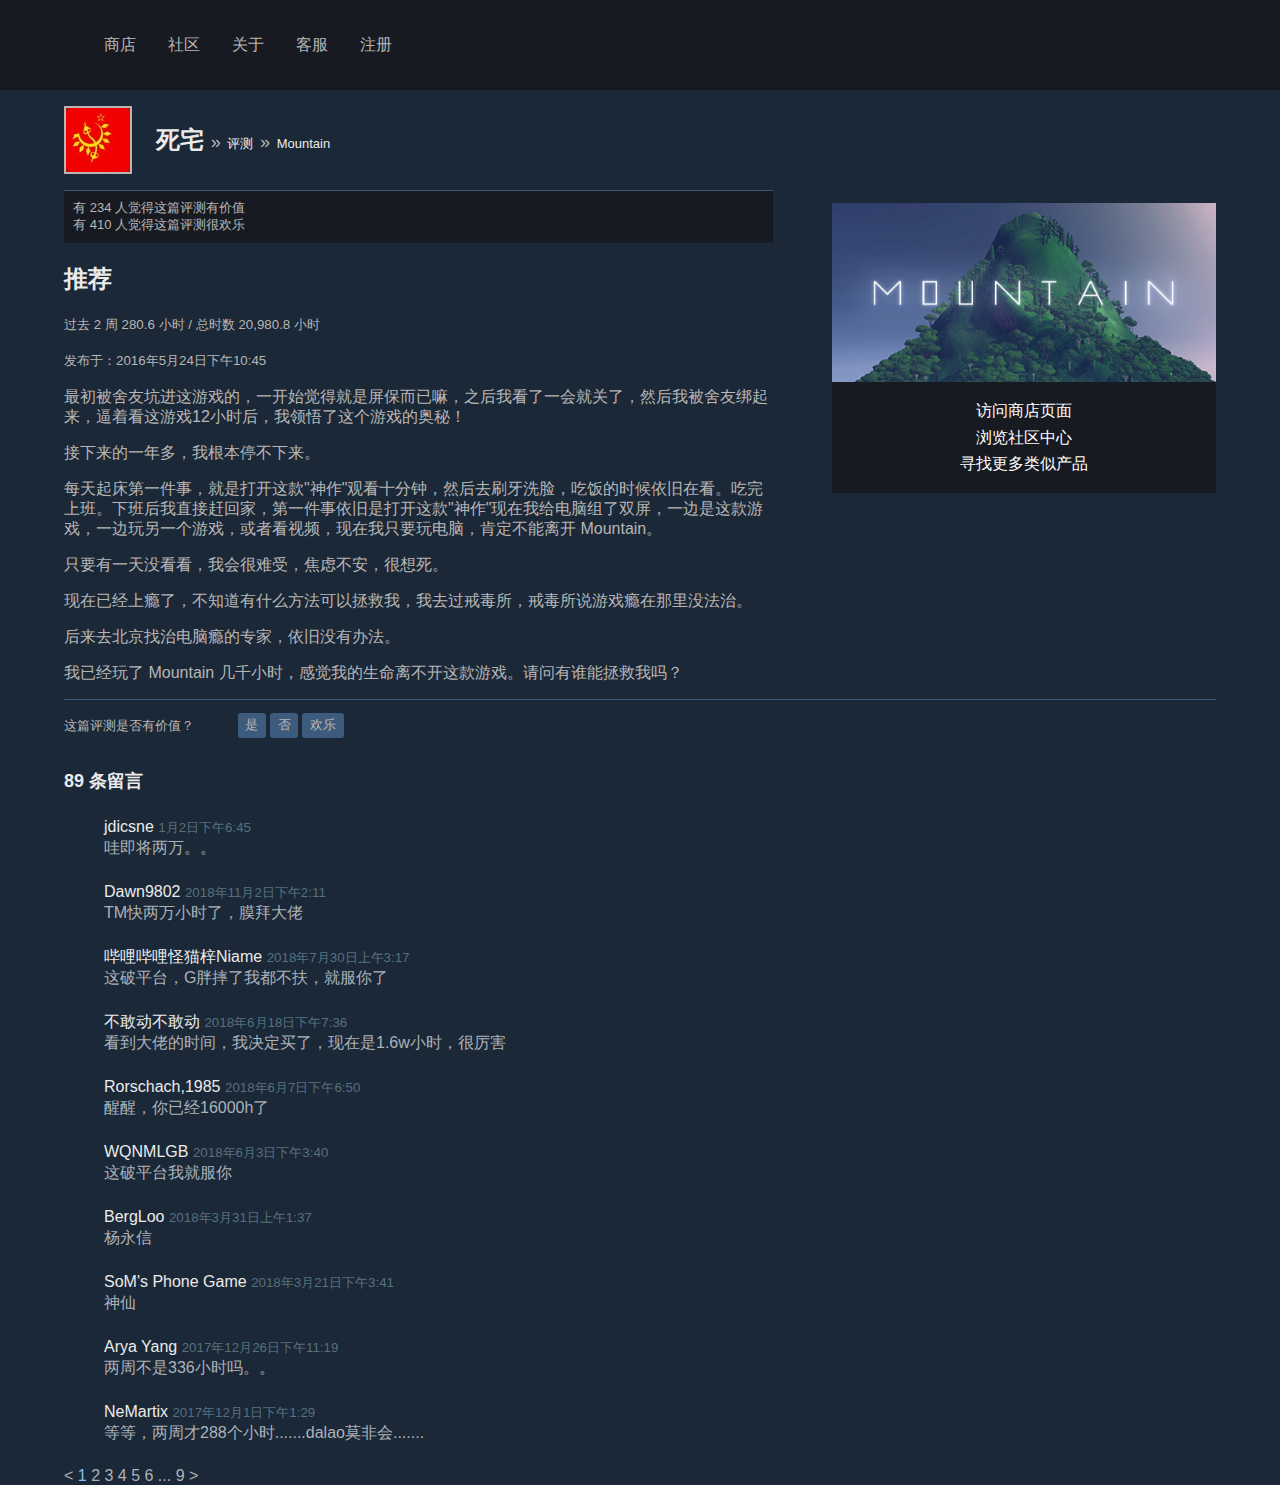
<file: index.html>
<html>
<head>
    <meta http-equiv="Content-Type" content="text/html; charset=utf-8">
    <title>Steam 社区 :: 死宅 :: 评测 Mountain</title>
    <link href="./reset.css" rel="stylesheet" type="text/css">
    <link href="./index.css" rel="stylesheet" type="text/css">
</head>
<body>
<header>
    <nav><ul><li>商店</li><li>社区</li><li>关于</li><li>客服</li><li><a href="./register.html">注册</a></li></ul></nav>
</header>
<div class="title"><img src="./images/user_icon.jpg"><div>
    <span class="bigsubtitle">死宅</span>
    <span class="symbol">»</span>
    <span class="subtitle">评测</span>
    <span class="symbol">»</span>
    <span class="subtitle">Mountain</span>
</div></div>
<aside>
    <img src="./images/header.jpg">
    <ul>
        <li><a href="https://store.steampowered.com/app/313340?snr=2_100300_300__100301">访问商店页面</a></li>
        <li><a href="https://steamcommunity.com/app/313340">浏览社区中心</a></li>
        <li><a href="https://store.steampowered.com/recommended/morelike/app/313340?snr=2_100300_300__100301">寻找更多类似产品</a></li>
    </ul>
</aside>
<section>
    <blockquote>
        有 234 人觉得这篇评测有价值
        <br>
        有 410 人觉得这篇评测很欢乐
    </blockquote>
    <h2>推荐</h2>
    <p>
        <small>过去 2 周 280.6 小时 / 总时数 20,980.8 小时</small>
    </p>
    <p>
        <small>发布于：2016年5月24日下午10:45</small>
    </p>
    <p>
        最初被舍友坑进这游戏的，一开始觉得就是屏保而已嘛，之后我看了一会就关了，然后我被舍友绑起来，逼着看这游戏12小时后，我领悟了这个游戏的奥秘！
    </p>
    <p>
        接下来的一年多，我根本停不下来。
    </p>
    <p>
        每天起床第一件事，就是打开这款"神作"观看十分钟，然后去刷牙洗脸，吃饭的时候依旧在看。吃完上班。下班后我直接赶回家，第一件事依旧是打开这款"神作"现在我给电脑组了双屏，一边是这款游戏，一边玩另一个游戏，或者看视频，现在我只要玩电脑，肯定不能离开 Mountain。
    </p>
    <p>
        只要有一天没看看，我会很难受，焦虑不安，很想死。
    </p>
    <p>
        现在已经上瘾了，不知道有什么方法可以拯救我，我去过戒毒所，戒毒所说游戏瘾在那里没法治。
    </p>
    <p>
        后来去北京找治电脑瘾的专家，依旧没有办法。
    </p>
    <p>
        我已经玩了 Mountain 几千小时，感觉我的生命离不开这款游戏。请问有谁能拯救我吗？
    </p>
</section>
<hr/>
<section>
    <div class="value">
        这篇评测是否有价值？
        <ul>
            <li>是</li>
            <li>否</li>
            <li>欢乐</li>
        </ul>
    </div>
    <h3>89 条留言</h3>
    <ul class="comment">
        <li>
            <h4>jdicsne <small>1月2日下午6:45</small></h4>
            哇即将两万。。
        </li>
        <li>
            <h4>Dawn9802 <small>2018年11月2日下午2:11</small></h4>
            TM快两万小时了，膜拜大佬
        </li>
        <li>
            <h4>哔哩哔哩怪猫梓Niame <small>2018年7月30日上午3:17</small></h4>
            这破平台，G胖摔了我都不扶，就服你了
        </li>
        <li>
            <h4>不敢动不敢动 <small>2018年6月18日下午7:36</small></h4>
            看到大佬的时间，我决定买了，现在是1.6w小时，很厉害
        </li>
        <li>
            <h4>Rorschach,1985 <small>2018年6月7日下午6:50</small></h4>
            醒醒，你已经16000h了
        </li>
        <li>
            <h4>WQNMLGB <small>2018年6月3日下午3:40</small></h4>
            这破平台我就服你
        </li>
        <li>
            <h4>BergLoo <small>2018年3月31日上午1:37</small></h4>
            杨永信
        </li>
        <li>
            <h4>SoM's Phone Game <small>2018年3月21日下午3:41</small></h4>
            神仙
        </li>
        <li>
            <h4>Arya Yang <small>2017年12月26日下午11:19</small></h4>
            两周不是336小时吗。。
        </li>
        <li>
            <h4>NeMartix <small>2017年12月1日下午1:29</small></h4>
            等等，两周才288个小时.......dalao莫非会.......
        </li>
    </ul>
    < <span class="active">1</span> 2 3 4 5 6 ... 9 >
</section>
</body>
</html>
</file>
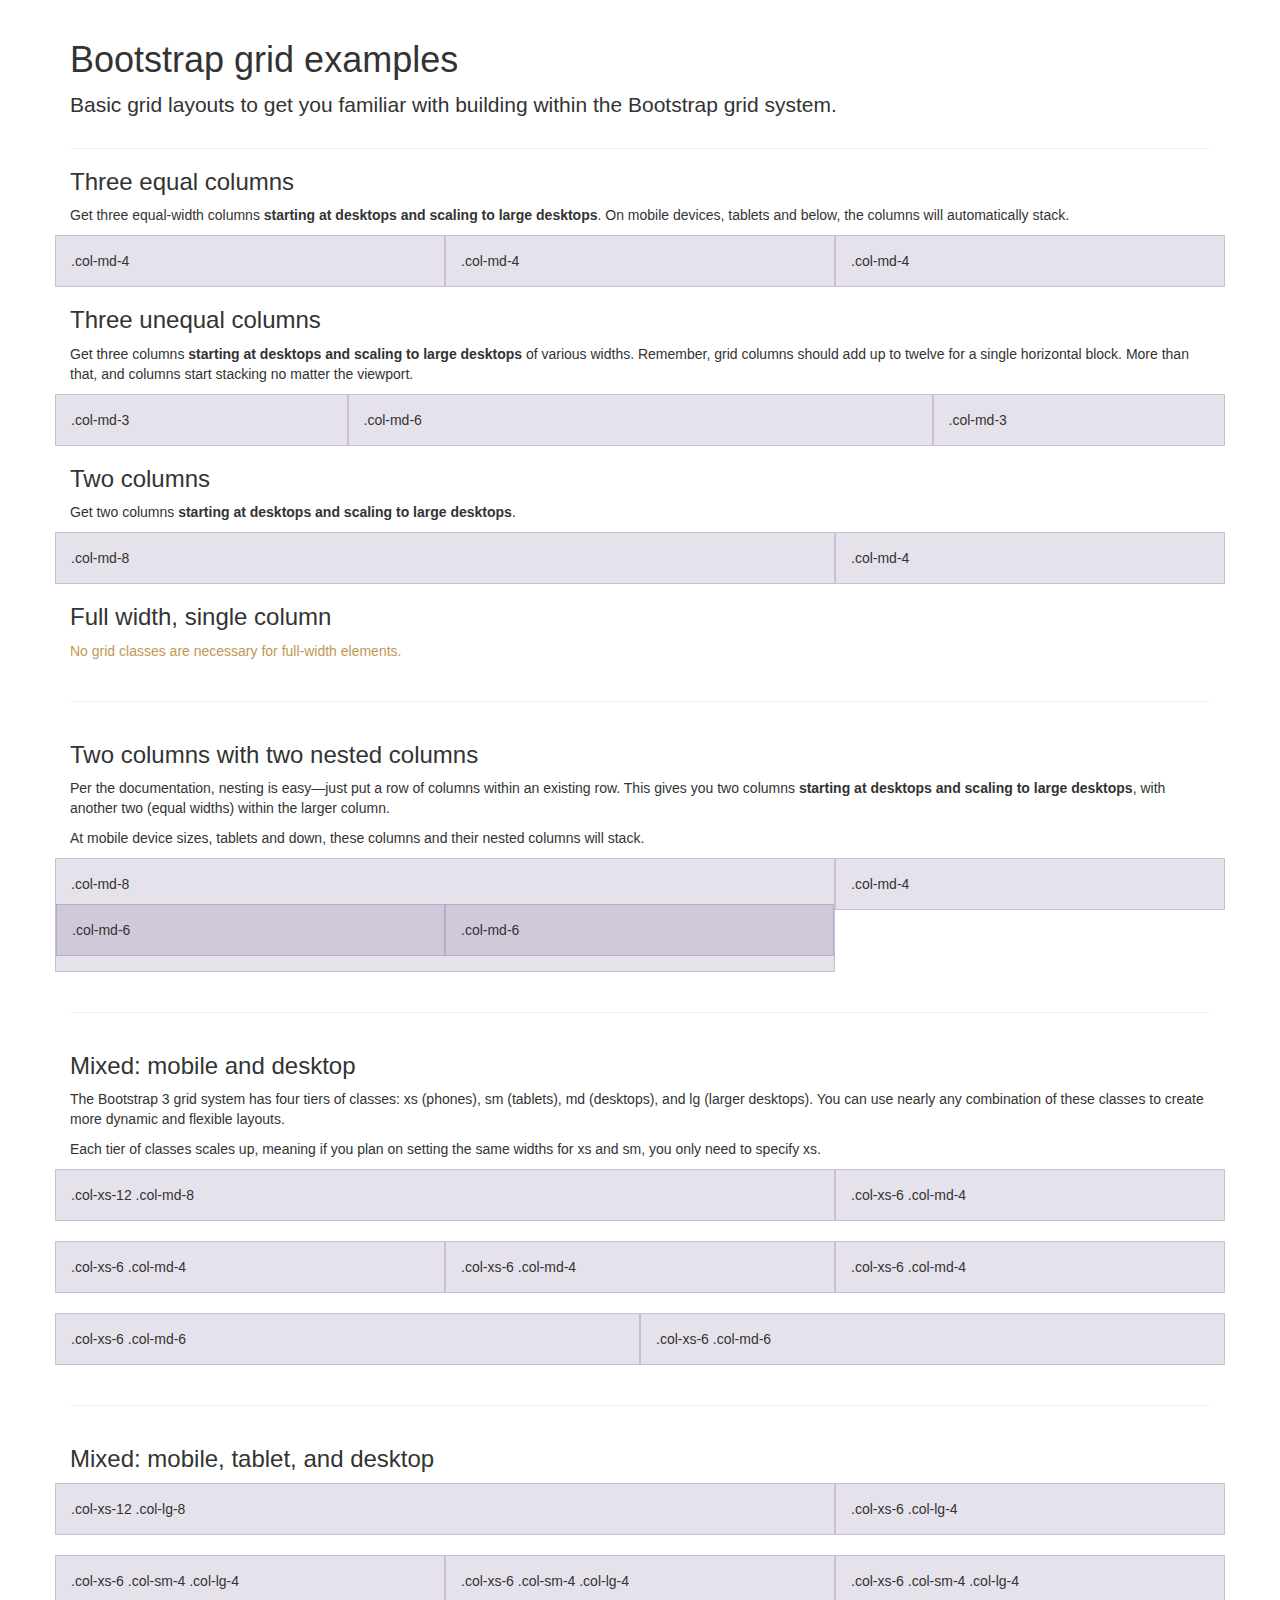
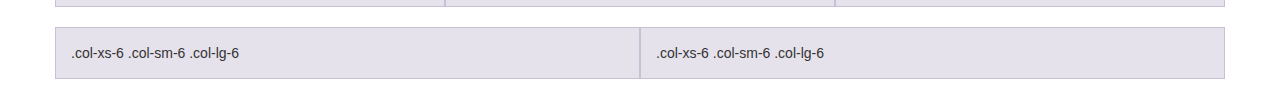
<file: lab4/bootstrap-3.0.0/examples/grid/index.html>
<!DOCTYPE html>
<html lang="en">
  <head>
    <meta charset="utf-8">
    <meta name="viewport" content="width=device-width, initial-scale=1.0">
    <meta name="description" content="">
    <meta name="author" content="">
    <link rel="shortcut icon" href="../../assets/ico/favicon.png">

    <title>Grid Template for Bootstrap</title>

    <!-- Bootstrap core CSS -->
    <link href="../../dist/css/bootstrap.css" rel="stylesheet">

    <!-- Custom styles for this template -->
    <link href="grid.css" rel="stylesheet">

    <!-- HTML5 shim and Respond.js IE8 support of HTML5 elements and media queries -->
    <!--[if lt IE 9]>
      <script src="../../assets/js/html5shiv.js"></script>
      <script src="../../assets/js/respond.min.js"></script>
    <![endif]-->
  </head>

  <body>
    <div class="container">

      <div class="page-header">
        <h1>Bootstrap grid examples</h1>
        <p class="lead">Basic grid layouts to get you familiar with building within the Bootstrap grid system.</p>
      </div>

      <h3>Three equal columns</h3>
      <p>Get three equal-width columns <strong>starting at desktops and scaling to large desktops</strong>. On mobile devices, tablets and below, the columns will automatically stack.</p>
      <div class="row">
        <div class="col-md-4">.col-md-4</div>
        <div class="col-md-4">.col-md-4</div>
        <div class="col-md-4">.col-md-4</div>
      </div>

      <h3>Three unequal columns</h3>
      <p>Get three columns <strong>starting at desktops and scaling to large desktops</strong> of various widths. Remember, grid columns should add up to twelve for a single horizontal block. More than that, and columns start stacking no matter the viewport.</p>
      <div class="row">
        <div class="col-md-3">.col-md-3</div>
        <div class="col-md-6">.col-md-6</div>
        <div class="col-md-3">.col-md-3</div>
      </div>

      <h3>Two columns</h3>
      <p>Get two columns <strong>starting at desktops and scaling to large desktops</strong>.</p>
      <div class="row">
        <div class="col-md-8">.col-md-8</div>
        <div class="col-md-4">.col-md-4</div>
      </div>

      <h3>Full width, single column</h3>
      <p class="text-warning">No grid classes are necessary for full-width elements.</p>

      <hr>

      <h3>Two columns with two nested columns</h3>
      <p>Per the documentation, nesting is easy—just put a row of columns within an existing row. This gives you two columns <strong>starting at desktops and scaling to large desktops</strong>, with another two (equal widths) within the larger column.</p>
      <p>At mobile device sizes, tablets and down, these columns and their nested columns will stack.</p>
      <div class="row">
        <div class="col-md-8">
          .col-md-8
          <div class="row">
            <div class="col-md-6">.col-md-6</div>
            <div class="col-md-6">.col-md-6</div>
          </div>
        </div>
        <div class="col-md-4">.col-md-4</div>
      </div>

      <hr>

      <h3>Mixed: mobile and desktop</h3>
      <p>The Bootstrap 3 grid system has four tiers of classes: xs (phones), sm (tablets), md (desktops), and lg (larger desktops). You can use nearly any combination of these classes to create more dynamic and flexible layouts.</p>
      <p>Each tier of classes scales up, meaning if you plan on setting the same widths for xs and sm, you only need to specify xs.</p>
      <div class="row">
        <div class="col-xs-12 col-md-8">.col-xs-12 .col-md-8</div>
        <div class="col-xs-6 col-md-4">.col-xs-6 .col-md-4</div>
      </div>
      <div class="row">
        <div class="col-xs-6 col-md-4">.col-xs-6 .col-md-4</div>
        <div class="col-xs-6 col-md-4">.col-xs-6 .col-md-4</div>
        <div class="col-xs-6 col-md-4">.col-xs-6 .col-md-4</div>
      </div>
      <div class="row">
        <div class="col-xs-6 col-md-6">.col-xs-6 .col-md-6</div>
        <div class="col-xs-6 col-md-6">.col-xs-6 .col-md-6</div>
      </div>

      <hr>

      <h3>Mixed: mobile, tablet, and desktop</h3>
      <p></p>
      <div class="row">
        <div class="col-xs-12 col-sm-8 col-lg-8">.col-xs-12 .col-lg-8</div>
        <div class="col-xs-6 col-sm-4 col-lg-4">.col-xs-6 .col-lg-4</div>
      </div>
      <div class="row">
        <div class="col-xs-6 col-sm-4 col-lg-4">.col-xs-6 .col-sm-4 .col-lg-4</div>
        <div class="col-xs-6 col-sm-4 col-lg-4">.col-xs-6 .col-sm-4 .col-lg-4</div>
        <div class="col-xs-6 col-sm-4 col-lg-4">.col-xs-6 .col-sm-4 .col-lg-4</div>
      </div>
      <div class="row">
        <div class="col-xs-6 col-sm-6 col-lg-6">.col-xs-6 .col-sm-6 .col-lg-6</div>
        <div class="col-xs-6 col-sm-6 col-lg-6">.col-xs-6 .col-sm-6 .col-lg-6</div>
      </div>

    </div> <!-- /container -->


    <!-- Bootstrap core JavaScript
    ================================================== -->
    <!-- Placed at the end of the document so the pages load faster -->
  </body>
</html>
</file>
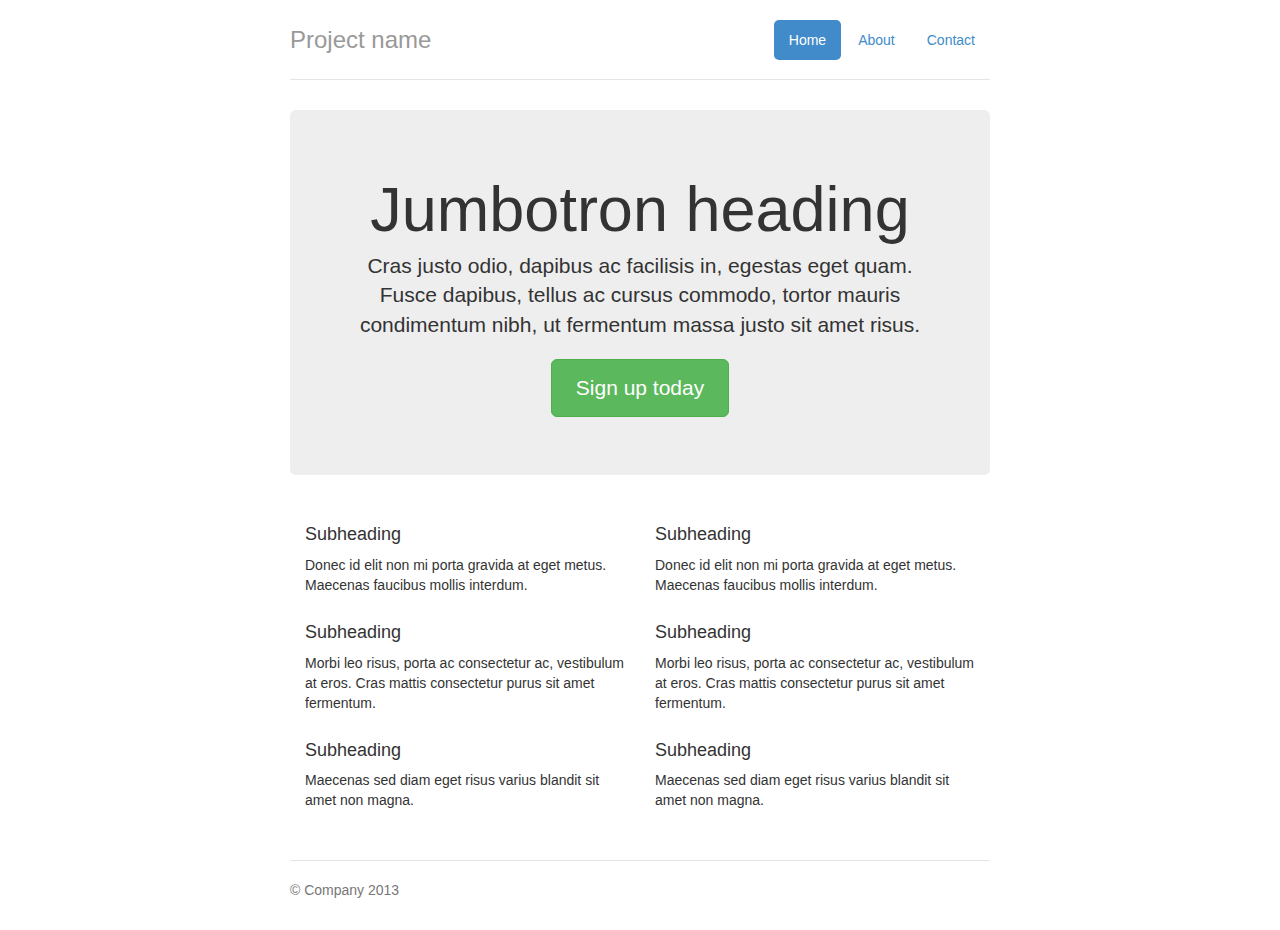
<file: lab4/bootstrap-3.0.0/examples/jumbotron-narrow/index.html>
<!DOCTYPE html>
<html lang="en">
  <head>
    <meta charset="utf-8">
    <meta name="viewport" content="width=device-width, initial-scale=1.0">
    <meta name="description" content="">
    <meta name="author" content="">
    <link rel="shortcut icon" href="../../assets/ico/favicon.png">

    <title>Narrow Jumbotron Template for Bootstrap</title>

    <!-- Bootstrap core CSS -->
    <link href="../../dist/css/bootstrap.css" rel="stylesheet">

    <!-- Custom styles for this template -->
    <link href="jumbotron-narrow.css" rel="stylesheet">

    <!-- HTML5 shim and Respond.js IE8 support of HTML5 elements and media queries -->
    <!--[if lt IE 9]>
      <script src="../../assets/js/html5shiv.js"></script>
      <script src="../../assets/js/respond.min.js"></script>
    <![endif]-->
  </head>

  <body>

    <div class="container">
      <div class="header">
        <ul class="nav nav-pills pull-right">
          <li class="active"><a href="#">Home</a></li>
          <li><a href="#">About</a></li>
          <li><a href="#">Contact</a></li>
        </ul>
        <h3 class="text-muted">Project name</h3>
      </div>

      <div class="jumbotron">
        <h1>Jumbotron heading</h1>
        <p class="lead">Cras justo odio, dapibus ac facilisis in, egestas eget quam. Fusce dapibus, tellus ac cursus commodo, tortor mauris condimentum nibh, ut fermentum massa justo sit amet risus.</p>
        <p><a class="btn btn-lg btn-success" href="#">Sign up today</a></p>
      </div>

      <div class="row marketing">
        <div class="col-lg-6">
          <h4>Subheading</h4>
          <p>Donec id elit non mi porta gravida at eget metus. Maecenas faucibus mollis interdum.</p>

          <h4>Subheading</h4>
          <p>Morbi leo risus, porta ac consectetur ac, vestibulum at eros. Cras mattis consectetur purus sit amet fermentum.</p>

          <h4>Subheading</h4>
          <p>Maecenas sed diam eget risus varius blandit sit amet non magna.</p>
        </div>

        <div class="col-lg-6">
          <h4>Subheading</h4>
          <p>Donec id elit non mi porta gravida at eget metus. Maecenas faucibus mollis interdum.</p>

          <h4>Subheading</h4>
          <p>Morbi leo risus, porta ac consectetur ac, vestibulum at eros. Cras mattis consectetur purus sit amet fermentum.</p>

          <h4>Subheading</h4>
          <p>Maecenas sed diam eget risus varius blandit sit amet non magna.</p>
        </div>
      </div>

      <div class="footer">
        <p>&copy; Company 2013</p>
      </div>

    </div> <!-- /container -->


    <!-- Bootstrap core JavaScript
    ================================================== -->
    <!-- Placed at the end of the document so the pages load faster -->
  </body>
</html>
</file>
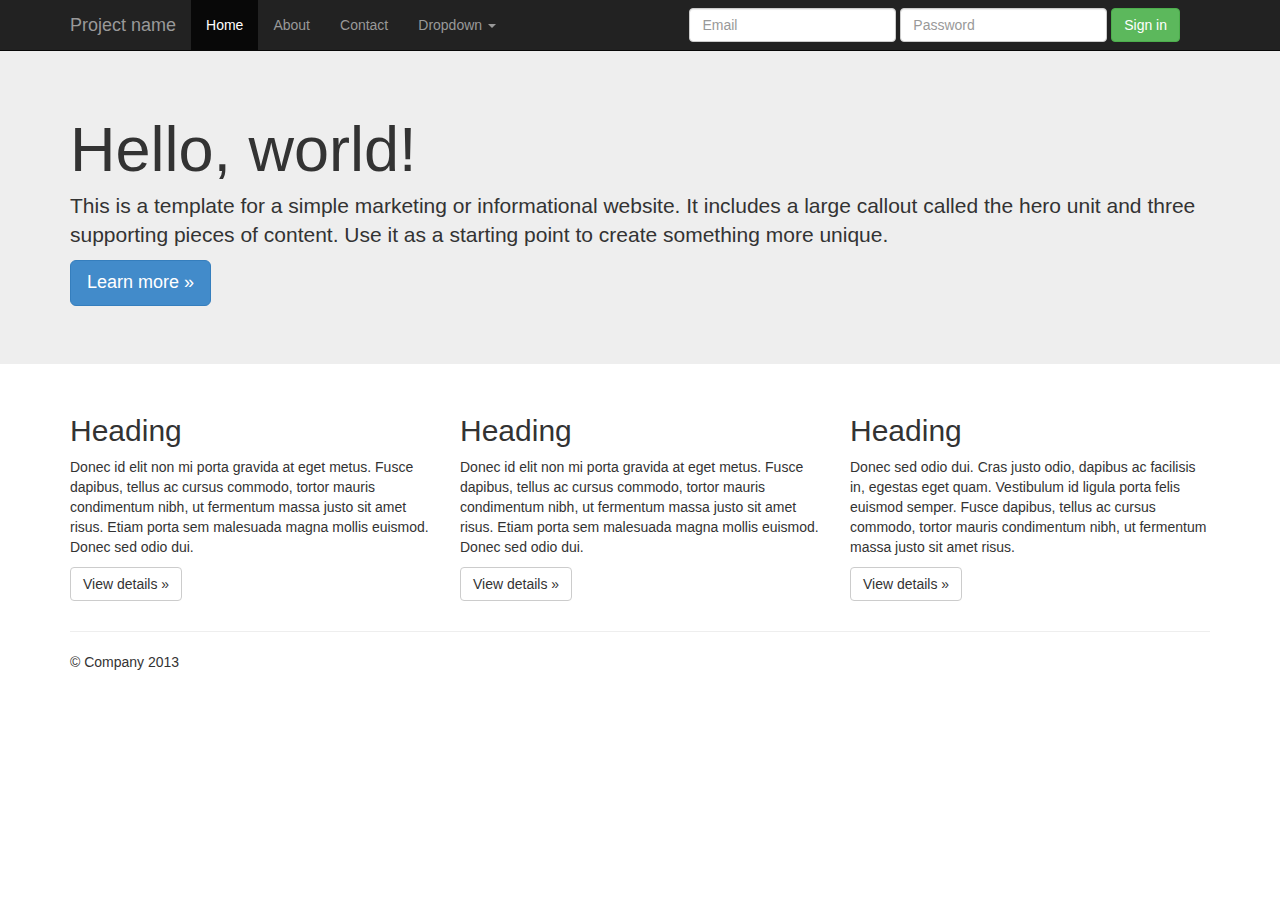
<file: lab4/bootstrap-3.0.0/examples/jumbotron/index.html>
<!DOCTYPE html>
<html lang="en">
  <head>
    <meta charset="utf-8">
    <meta name="viewport" content="width=device-width, initial-scale=1.0">
    <meta name="description" content="">
    <meta name="author" content="">
    <link rel="shortcut icon" href="../../assets/ico/favicon.png">

    <title>Jumbotron Template for Bootstrap</title>

    <!-- Bootstrap core CSS -->
    <link href="../../dist/css/bootstrap.css" rel="stylesheet">

    <!-- Custom styles for this template -->
    <link href="jumbotron.css" rel="stylesheet">

    <!-- HTML5 shim and Respond.js IE8 support of HTML5 elements and media queries -->
    <!--[if lt IE 9]>
      <script src="../../assets/js/html5shiv.js"></script>
      <script src="../../assets/js/respond.min.js"></script>
    <![endif]-->
  </head>

  <body>

    <div class="navbar navbar-inverse navbar-fixed-top">
      <div class="container">
        <div class="navbar-header">
          <button type="button" class="navbar-toggle" data-toggle="collapse" data-target=".navbar-collapse">
            <span class="icon-bar"></span>
            <span class="icon-bar"></span>
            <span class="icon-bar"></span>
          </button>
          <a class="navbar-brand" href="#">Project name</a>
        </div>
        <div class="navbar-collapse collapse">
          <ul class="nav navbar-nav">
            <li class="active"><a href="#">Home</a></li>
            <li><a href="#about">About</a></li>
            <li><a href="#contact">Contact</a></li>
            <li class="dropdown">
              <a href="#" class="dropdown-toggle" data-toggle="dropdown">Dropdown <b class="caret"></b></a>
              <ul class="dropdown-menu">
                <li><a href="#">Action</a></li>
                <li><a href="#">Another action</a></li>
                <li><a href="#">Something else here</a></li>
                <li class="divider"></li>
                <li class="dropdown-header">Nav header</li>
                <li><a href="#">Separated link</a></li>
                <li><a href="#">One more separated link</a></li>
              </ul>
            </li>
          </ul>
          <form class="navbar-form navbar-right">
            <div class="form-group">
              <input type="text" placeholder="Email" class="form-control">
            </div>
            <div class="form-group">
              <input type="password" placeholder="Password" class="form-control">
            </div>
            <button type="submit" class="btn btn-success">Sign in</button>
          </form>
        </div><!--/.navbar-collapse -->
      </div>
    </div>

    <!-- Main jumbotron for a primary marketing message or call to action -->
    <div class="jumbotron">
      <div class="container">
        <h1>Hello, world!</h1>
        <p>This is a template for a simple marketing or informational website. It includes a large callout called the hero unit and three supporting pieces of content. Use it as a starting point to create something more unique.</p>
        <p><a class="btn btn-primary btn-lg">Learn more &raquo;</a></p>
      </div>
    </div>

    <div class="container">
      <!-- Example row of columns -->
      <div class="row">
        <div class="col-lg-4">
          <h2>Heading</h2>
          <p>Donec id elit non mi porta gravida at eget metus. Fusce dapibus, tellus ac cursus commodo, tortor mauris condimentum nibh, ut fermentum massa justo sit amet risus. Etiam porta sem malesuada magna mollis euismod. Donec sed odio dui. </p>
          <p><a class="btn btn-default" href="#">View details &raquo;</a></p>
        </div>
        <div class="col-lg-4">
          <h2>Heading</h2>
          <p>Donec id elit non mi porta gravida at eget metus. Fusce dapibus, tellus ac cursus commodo, tortor mauris condimentum nibh, ut fermentum massa justo sit amet risus. Etiam porta sem malesuada magna mollis euismod. Donec sed odio dui. </p>
          <p><a class="btn btn-default" href="#">View details &raquo;</a></p>
       </div>
        <div class="col-lg-4">
          <h2>Heading</h2>
          <p>Donec sed odio dui. Cras justo odio, dapibus ac facilisis in, egestas eget quam. Vestibulum id ligula porta felis euismod semper. Fusce dapibus, tellus ac cursus commodo, tortor mauris condimentum nibh, ut fermentum massa justo sit amet risus.</p>
          <p><a class="btn btn-default" href="#">View details &raquo;</a></p>
        </div>
      </div>

      <hr>

      <footer>
        <p>&copy; Company 2013</p>
      </footer>
    </div> <!-- /container -->


    <!-- Bootstrap core JavaScript
    ================================================== -->
    <!-- Placed at the end of the document so the pages load faster -->
    <script src="../../assets/js/jquery.js"></script>
    <script src="../../dist/js/bootstrap.min.js"></script>
  </body>
</html>
</file>
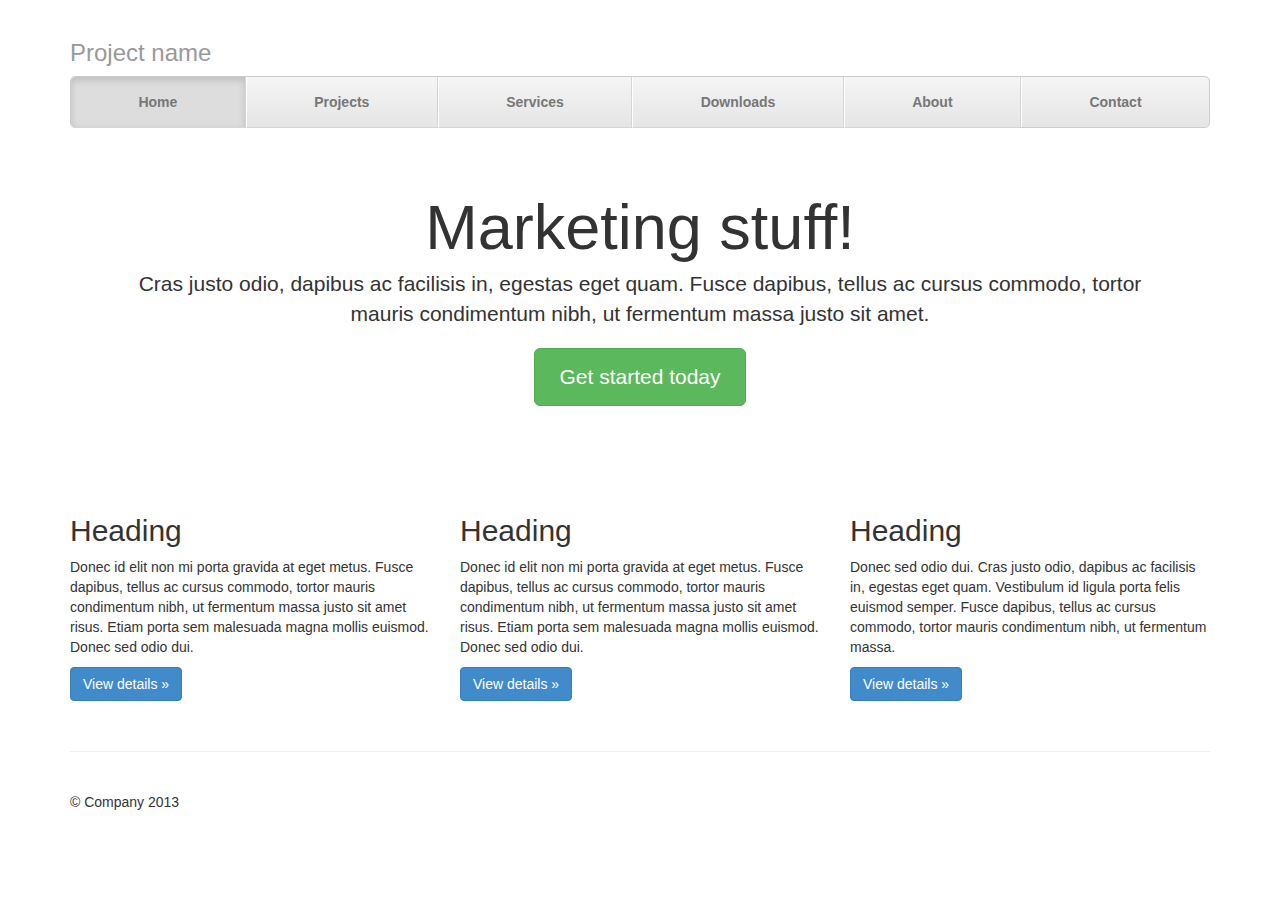
<file: lab4/bootstrap-3.0.0/examples/justified-nav/index.html>
<!DOCTYPE html>
<html lang="en">
  <head>
    <meta charset="utf-8">
    <meta name="viewport" content="width=device-width, initial-scale=1.0">
    <meta name="description" content="">
    <meta name="author" content="">
    <link rel="shortcut icon" href="../../assets/ico/favicon.png">

    <title>Justified Nav Template for Bootstrap</title>

    <!-- Bootstrap core CSS -->
    <link href="../../dist/css/bootstrap.css" rel="stylesheet">

    <!-- Custom styles for this template -->
    <link href="justified-nav.css" rel="stylesheet">

    <!-- HTML5 shim and Respond.js IE8 support of HTML5 elements and media queries -->
    <!--[if lt IE 9]>
      <script src="../../assets/js/html5shiv.js"></script>
      <script src="../../assets/js/respond.min.js"></script>
    <![endif]-->
  </head>

  <body>

    <div class="container">

      <div class="masthead">
        <h3 class="text-muted">Project name</h3>
        <ul class="nav nav-justified">
          <li class="active"><a href="#">Home</a></li>
          <li><a href="#">Projects</a></li>
          <li><a href="#">Services</a></li>
          <li><a href="#">Downloads</a></li>
          <li><a href="#">About</a></li>
          <li><a href="#">Contact</a></li>
        </ul>
      </div>

      <!-- Jumbotron -->
      <div class="jumbotron">
        <h1>Marketing stuff!</h1>
        <p class="lead">Cras justo odio, dapibus ac facilisis in, egestas eget quam. Fusce dapibus, tellus ac cursus commodo, tortor mauris condimentum nibh, ut fermentum massa justo sit amet.</p>
        <p><a class="btn btn-lg btn-success" href="#">Get started today</a></p>
      </div>

      <!-- Example row of columns -->
      <div class="row">
        <div class="col-lg-4">
          <h2>Heading</h2>
          <p>Donec id elit non mi porta gravida at eget metus. Fusce dapibus, tellus ac cursus commodo, tortor mauris condimentum nibh, ut fermentum massa justo sit amet risus. Etiam porta sem malesuada magna mollis euismod. Donec sed odio dui. </p>
          <p><a class="btn btn-primary" href="#">View details &raquo;</a></p>
        </div>
        <div class="col-lg-4">
          <h2>Heading</h2>
          <p>Donec id elit non mi porta gravida at eget metus. Fusce dapibus, tellus ac cursus commodo, tortor mauris condimentum nibh, ut fermentum massa justo sit amet risus. Etiam porta sem malesuada magna mollis euismod. Donec sed odio dui. </p>
          <p><a class="btn btn-primary" href="#">View details &raquo;</a></p>
       </div>
        <div class="col-lg-4">
          <h2>Heading</h2>
          <p>Donec sed odio dui. Cras justo odio, dapibus ac facilisis in, egestas eget quam. Vestibulum id ligula porta felis euismod semper. Fusce dapibus, tellus ac cursus commodo, tortor mauris condimentum nibh, ut fermentum massa.</p>
          <p><a class="btn btn-primary" href="#">View details &raquo;</a></p>
        </div>
      </div>

      <!-- Site footer -->
      <div class="footer">
        <p>&copy; Company 2013</p>
      </div>

    </div> <!-- /container -->


    <!-- Bootstrap core JavaScript
    ================================================== -->
    <!-- Placed at the end of the document so the pages load faster -->
  </body>
</html>
</file>
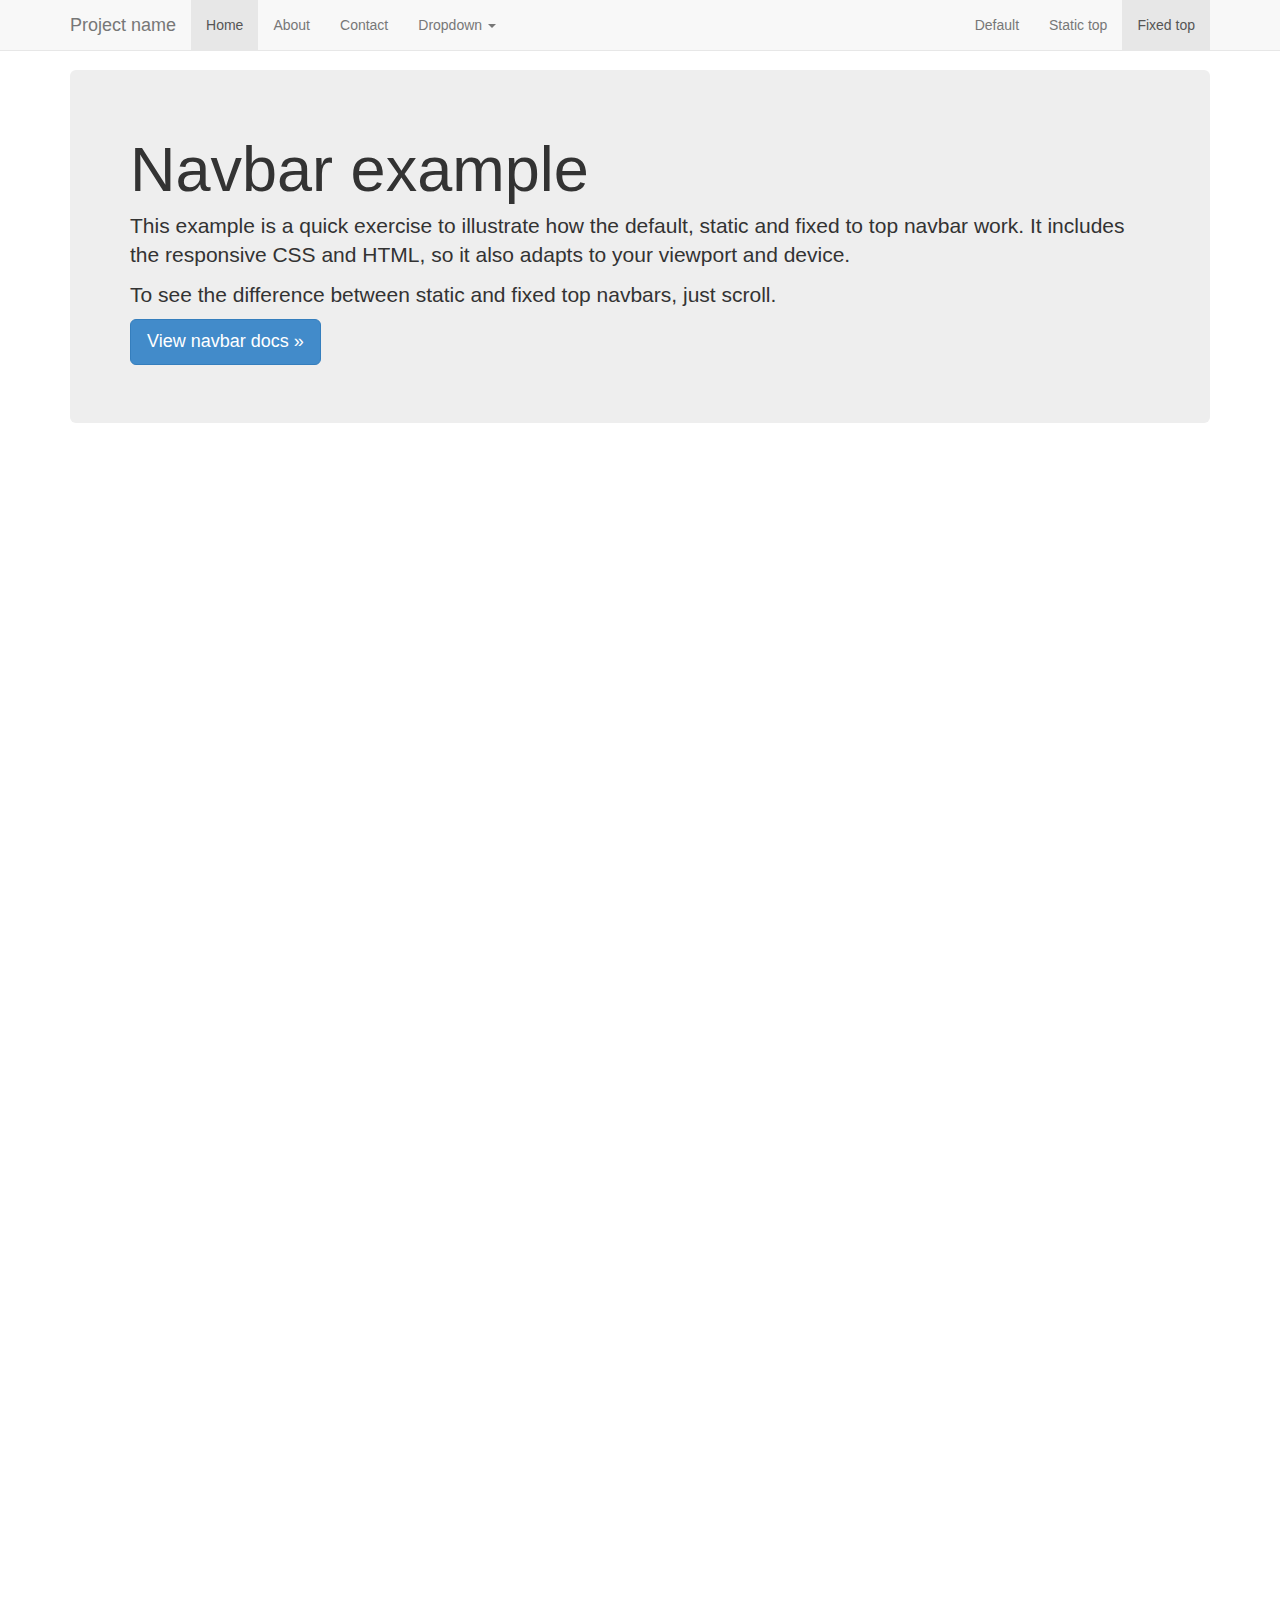
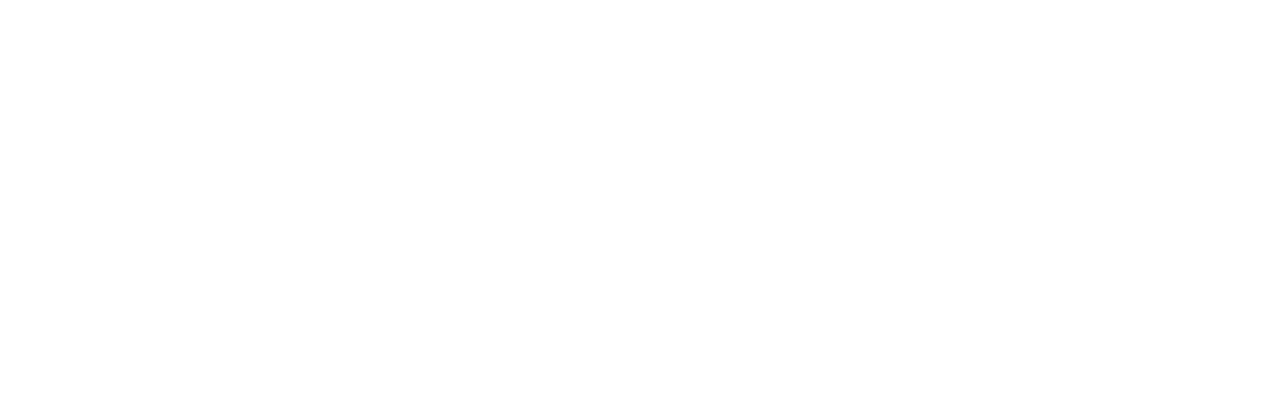
<file: lab4/bootstrap-3.0.0/examples/navbar-fixed-top/index.html>
<!DOCTYPE html>
<html lang="en">
  <head>
    <meta charset="utf-8">
    <meta name="viewport" content="width=device-width, initial-scale=1.0">
    <meta name="description" content="">
    <meta name="author" content="">
    <link rel="shortcut icon" href="../../assets/ico/favicon.png">

    <title>Fixed Top Navbar Example for Bootstrap</title>

    <!-- Bootstrap core CSS -->
    <link href="../../dist/css/bootstrap.css" rel="stylesheet">

    <!-- Custom styles for this template -->
    <link href="navbar-fixed-top.css" rel="stylesheet">

    <!-- HTML5 shim and Respond.js IE8 support of HTML5 elements and media queries -->
    <!--[if lt IE 9]>
      <script src="../../assets/js/html5shiv.js"></script>
      <script src="../../assets/js/respond.min.js"></script>
    <![endif]-->
  </head>

  <body>

    <!-- Fixed navbar -->
    <div class="navbar navbar-default navbar-fixed-top">
      <div class="container">
        <div class="navbar-header">
          <button type="button" class="navbar-toggle" data-toggle="collapse" data-target=".navbar-collapse">
            <span class="icon-bar"></span>
            <span class="icon-bar"></span>
            <span class="icon-bar"></span>
          </button>
          <a class="navbar-brand" href="#">Project name</a>
        </div>
        <div class="navbar-collapse collapse">
          <ul class="nav navbar-nav">
            <li class="active"><a href="#">Home</a></li>
            <li><a href="#about">About</a></li>
            <li><a href="#contact">Contact</a></li>
            <li class="dropdown">
              <a href="#" class="dropdown-toggle" data-toggle="dropdown">Dropdown <b class="caret"></b></a>
              <ul class="dropdown-menu">
                <li><a href="#">Action</a></li>
                <li><a href="#">Another action</a></li>
                <li><a href="#">Something else here</a></li>
                <li class="divider"></li>
                <li class="dropdown-header">Nav header</li>
                <li><a href="#">Separated link</a></li>
                <li><a href="#">One more separated link</a></li>
              </ul>
            </li>
          </ul>
          <ul class="nav navbar-nav navbar-right">
            <li><a href="../navbar/">Default</a></li>
            <li><a href="../navbar-static-top/">Static top</a></li>
            <li class="active"><a href="./">Fixed top</a></li>
          </ul>
        </div><!--/.nav-collapse -->
      </div>
    </div>

    <div class="container">

      <!-- Main component for a primary marketing message or call to action -->
      <div class="jumbotron">
        <h1>Navbar example</h1>
        <p>This example is a quick exercise to illustrate how the default, static and fixed to top navbar work. It includes the responsive CSS and HTML, so it also adapts to your viewport and device.</p>
        <p>To see the difference between static and fixed top navbars, just scroll.</p>
        <p>
          <a class="btn btn-lg btn-primary" href="../../components/#navbar">View navbar docs &raquo;</a>
        </p>
      </div>

    </div> <!-- /container -->


    <!-- Bootstrap core JavaScript
    ================================================== -->
    <!-- Placed at the end of the document so the pages load faster -->
    <script src="../../assets/js/jquery.js"></script>
    <script src="../../dist/js/bootstrap.min.js"></script>
  </body>
</html>
</file>
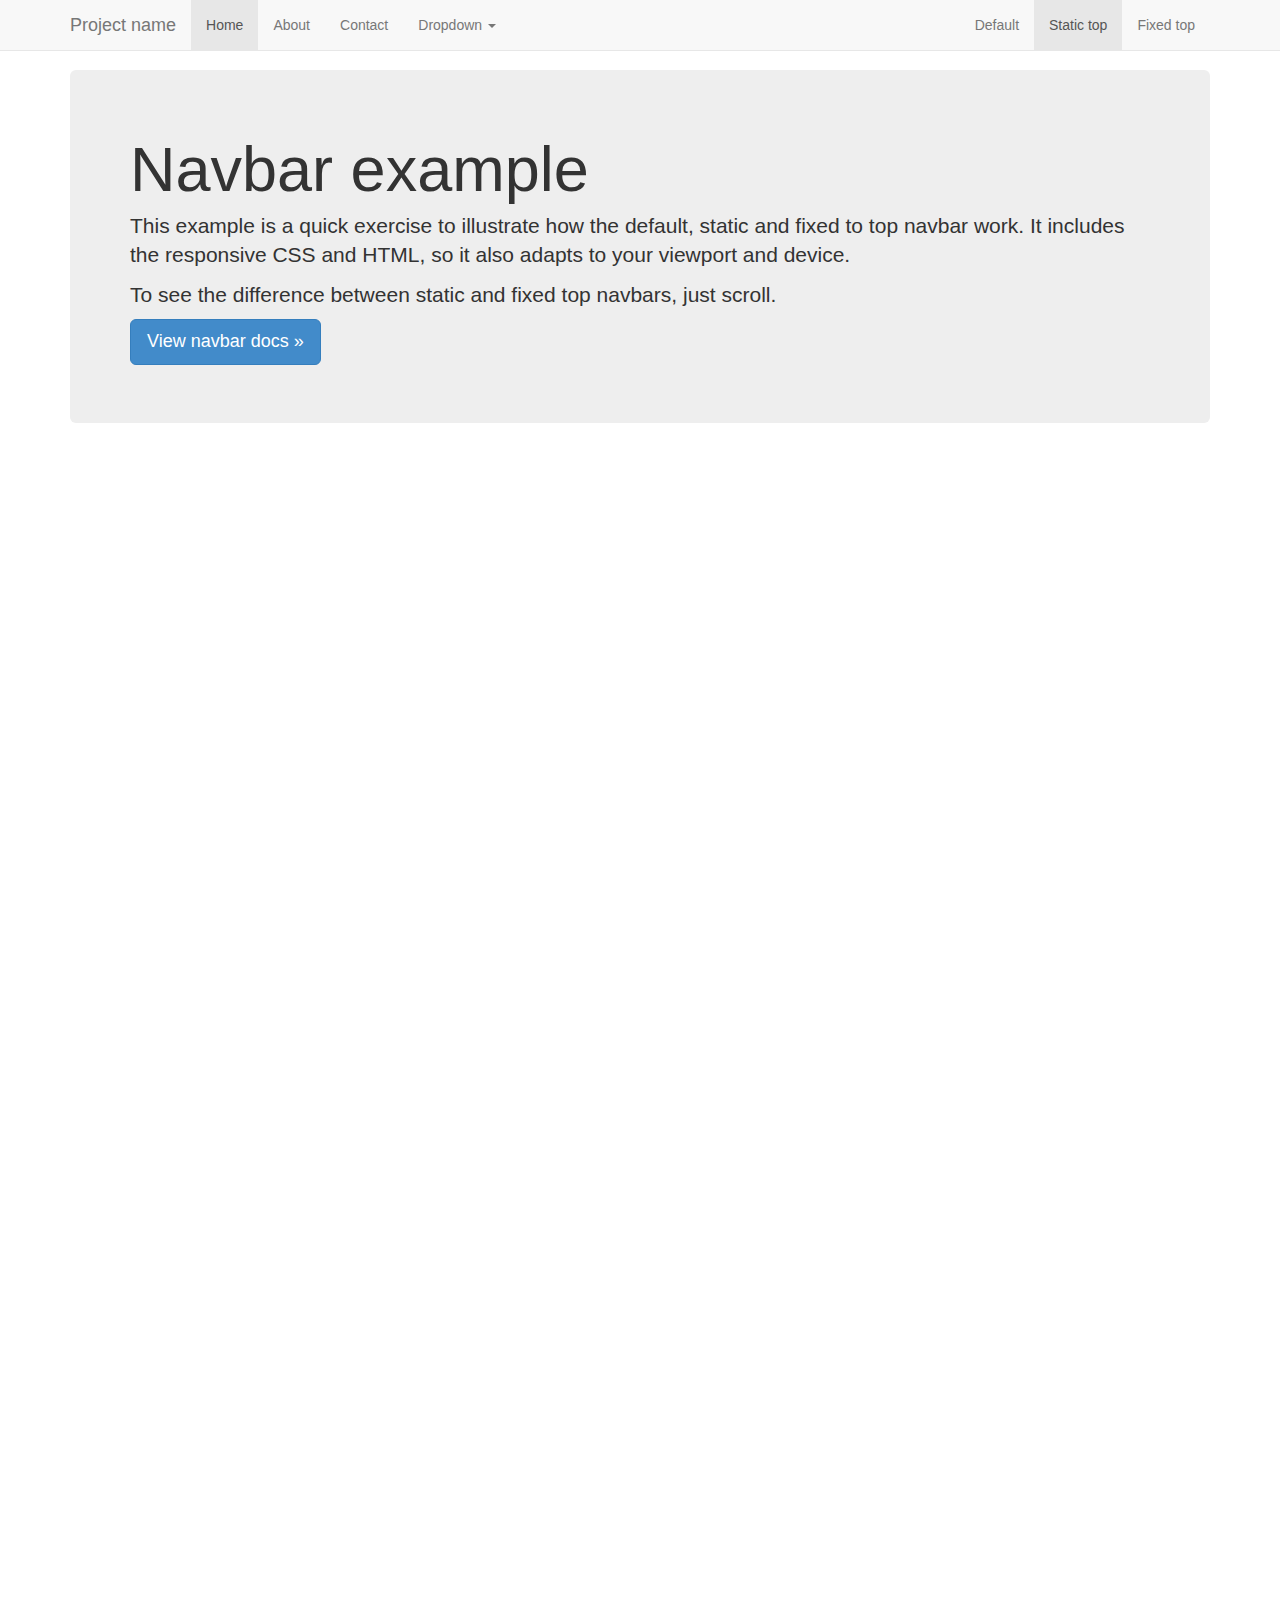
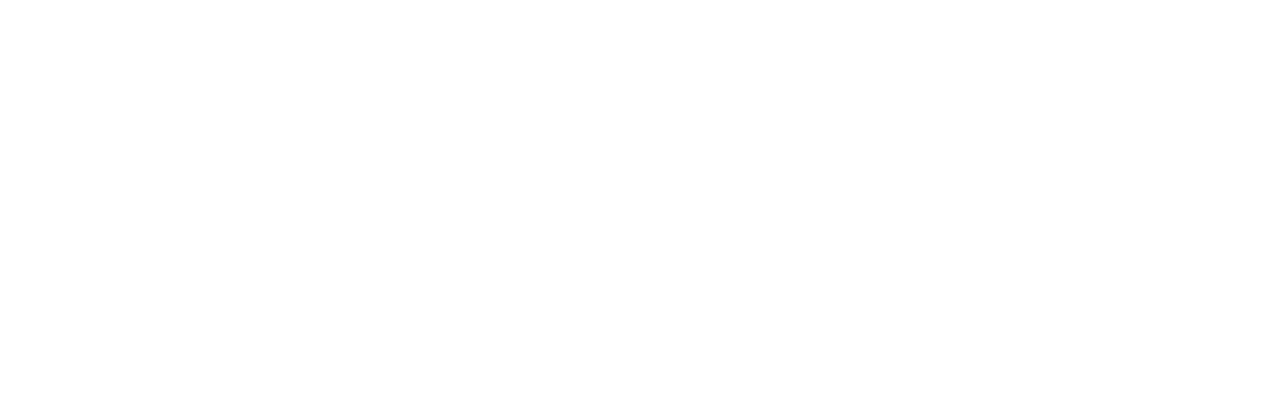
<file: lab4/bootstrap-3.0.0/examples/navbar-static-top/index.html>
<!DOCTYPE html>
<html lang="en">
  <head>
    <meta charset="utf-8">
    <meta name="viewport" content="width=device-width, initial-scale=1.0">
    <meta name="description" content="">
    <meta name="author" content="">
    <link rel="shortcut icon" href="../../assets/ico/favicon.png">

    <title>Static Top Navbar Example for Bootstrap</title>

    <!-- Bootstrap core CSS -->
    <link href="../../dist/css/bootstrap.css" rel="stylesheet">

    <!-- Custom styles for this template -->
    <link href="navbar-static-top.css" rel="stylesheet">

    <!-- HTML5 shim and Respond.js IE8 support of HTML5 elements and media queries -->
    <!--[if lt IE 9]>
      <script src="../../assets/js/html5shiv.js"></script>
      <script src="../../assets/js/respond.min.js"></script>
    <![endif]-->
  </head>

  <body>

    <!-- Static navbar -->
    <div class="navbar navbar-default navbar-static-top">
      <div class="container">
        <div class="navbar-header">
          <button type="button" class="navbar-toggle" data-toggle="collapse" data-target=".navbar-collapse">
            <span class="icon-bar"></span>
            <span class="icon-bar"></span>
            <span class="icon-bar"></span>
          </button>
          <a class="navbar-brand" href="#">Project name</a>
        </div>
        <div class="navbar-collapse collapse">
          <ul class="nav navbar-nav">
            <li class="active"><a href="#">Home</a></li>
            <li><a href="#about">About</a></li>
            <li><a href="#contact">Contact</a></li>
            <li class="dropdown">
              <a href="#" class="dropdown-toggle" data-toggle="dropdown">Dropdown <b class="caret"></b></a>
              <ul class="dropdown-menu">
                <li><a href="#">Action</a></li>
                <li><a href="#">Another action</a></li>
                <li><a href="#">Something else here</a></li>
                <li class="divider"></li>
                <li class="dropdown-header">Nav header</li>
                <li><a href="#">Separated link</a></li>
                <li><a href="#">One more separated link</a></li>
              </ul>
            </li>
          </ul>
          <ul class="nav navbar-nav navbar-right">
            <li><a href="../navbar/">Default</a></li>
            <li class="active"><a href="./">Static top</a></li>
            <li><a href="../navbar-fixed-top/">Fixed top</a></li>
          </ul>
        </div><!--/.nav-collapse -->
      </div>
    </div>


    <div class="container">

      <!-- Main component for a primary marketing message or call to action -->
      <div class="jumbotron">
        <h1>Navbar example</h1>
        <p>This example is a quick exercise to illustrate how the default, static and fixed to top navbar work. It includes the responsive CSS and HTML, so it also adapts to your viewport and device.</p>
        <p>To see the difference between static and fixed top navbars, just scroll.</p>
        <p>
          <a class="btn btn-lg btn-primary" href="../../components/#navbar">View navbar docs &raquo;</a>
        </p>
      </div>

    </div> <!-- /container -->


    <!-- Bootstrap core JavaScript
    ================================================== -->
    <!-- Placed at the end of the document so the pages load faster -->
    <script src="../../assets/js/jquery.js"></script>
    <script src="../../dist/js/bootstrap.min.js"></script>
  </body>
</html>
</file>
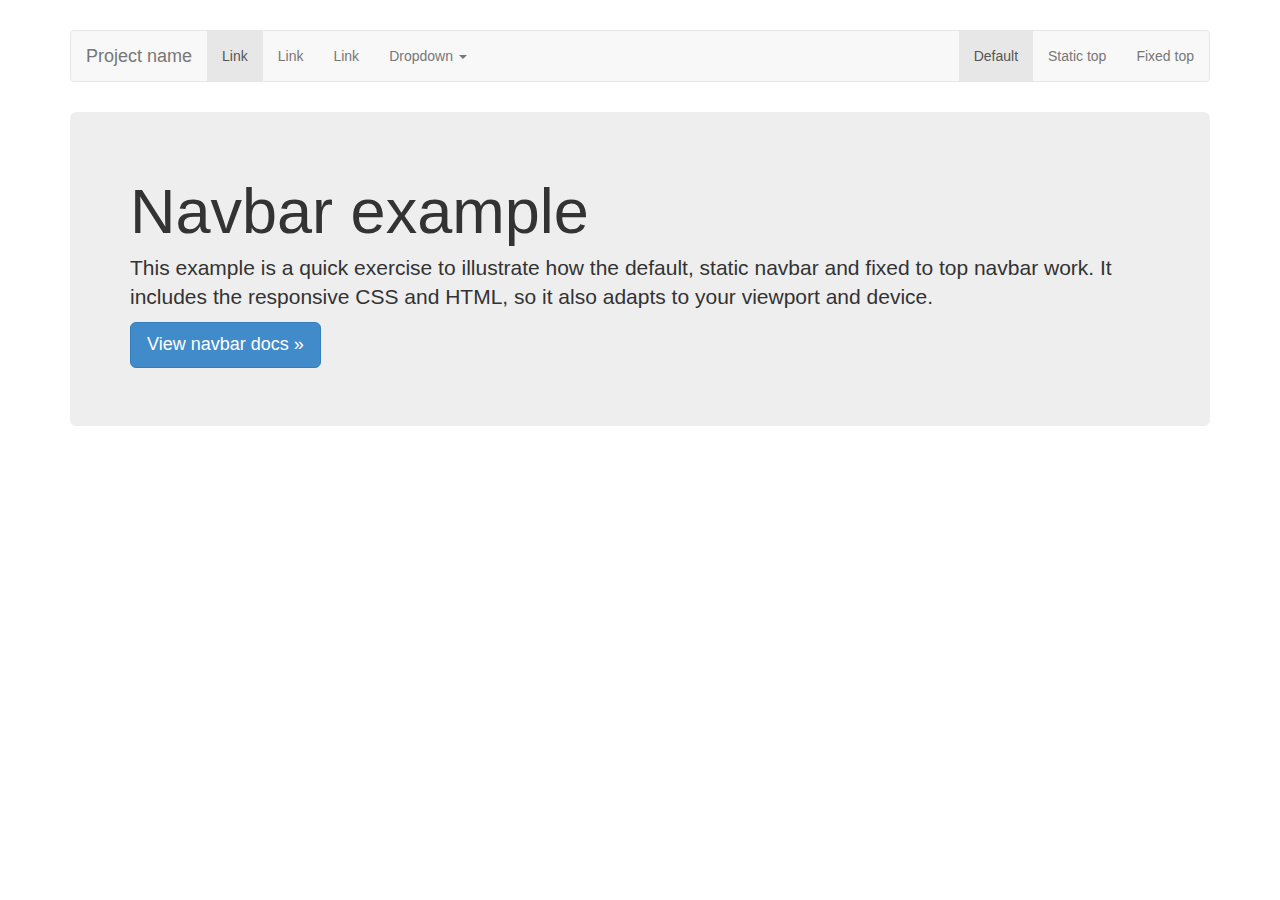
<file: lab4/bootstrap-3.0.0/examples/navbar/index.html>
<!DOCTYPE html>
<html lang="en">
  <head>
    <meta charset="utf-8">
    <meta name="viewport" content="width=device-width, initial-scale=1.0">
    <meta name="description" content="">
    <meta name="author" content="">
    <link rel="shortcut icon" href="../../assets/ico/favicon.png">

    <title>Navbar Template for Bootstrap</title>

    <!-- Bootstrap core CSS -->
    <link href="../../dist/css/bootstrap.css" rel="stylesheet">

    <!-- Custom styles for this template -->
    <link href="navbar.css" rel="stylesheet">

    <!-- HTML5 shim and Respond.js IE8 support of HTML5 elements and media queries -->
    <!--[if lt IE 9]>
      <script src="../../assets/js/html5shiv.js"></script>
      <script src="../../assets/js/respond.min.js"></script>
    <![endif]-->
  </head>

  <body>

    <div class="container">

      <!-- Static navbar -->
      <div class="navbar navbar-default">
        <div class="navbar-header">
          <button type="button" class="navbar-toggle" data-toggle="collapse" data-target=".navbar-collapse">
            <span class="icon-bar"></span>
            <span class="icon-bar"></span>
            <span class="icon-bar"></span>
          </button>
          <a class="navbar-brand" href="#">Project name</a>
        </div>
        <div class="navbar-collapse collapse">
          <ul class="nav navbar-nav">
            <li class="active"><a href="#">Link</a></li>
            <li><a href="#">Link</a></li>
            <li><a href="#">Link</a></li>
            <li class="dropdown">
              <a href="#" class="dropdown-toggle" data-toggle="dropdown">Dropdown <b class="caret"></b></a>
              <ul class="dropdown-menu">
                <li><a href="#">Action</a></li>
                <li><a href="#">Another action</a></li>
                <li><a href="#">Something else here</a></li>
                <li class="divider"></li>
                <li class="dropdown-header">Nav header</li>
                <li><a href="#">Separated link</a></li>
                <li><a href="#">One more separated link</a></li>
              </ul>
            </li>
          </ul>
          <ul class="nav navbar-nav navbar-right">
            <li class="active"><a href="./">Default</a></li>
            <li><a href="../navbar-static-top/">Static top</a></li>
            <li><a href="../navbar-fixed-top/">Fixed top</a></li>
          </ul>
        </div><!--/.nav-collapse -->
      </div>

      <!-- Main component for a primary marketing message or call to action -->
      <div class="jumbotron">
        <h1>Navbar example</h1>
        <p>This example is a quick exercise to illustrate how the default, static navbar and fixed to top navbar work. It includes the responsive CSS and HTML, so it also adapts to your viewport and device.</p>
        <p>
          <a class="btn btn-lg btn-primary" href="../../components/#navbar">View navbar docs &raquo;</a>
        </p>
      </div>

    </div> <!-- /container -->


    <!-- Bootstrap core JavaScript
    ================================================== -->
    <!-- Placed at the end of the document so the pages load faster -->
    <script src="../../assets/js/jquery.js"></script>
    <script src="../../dist/js/bootstrap.min.js"></script>
  </body>
</html>
</file>
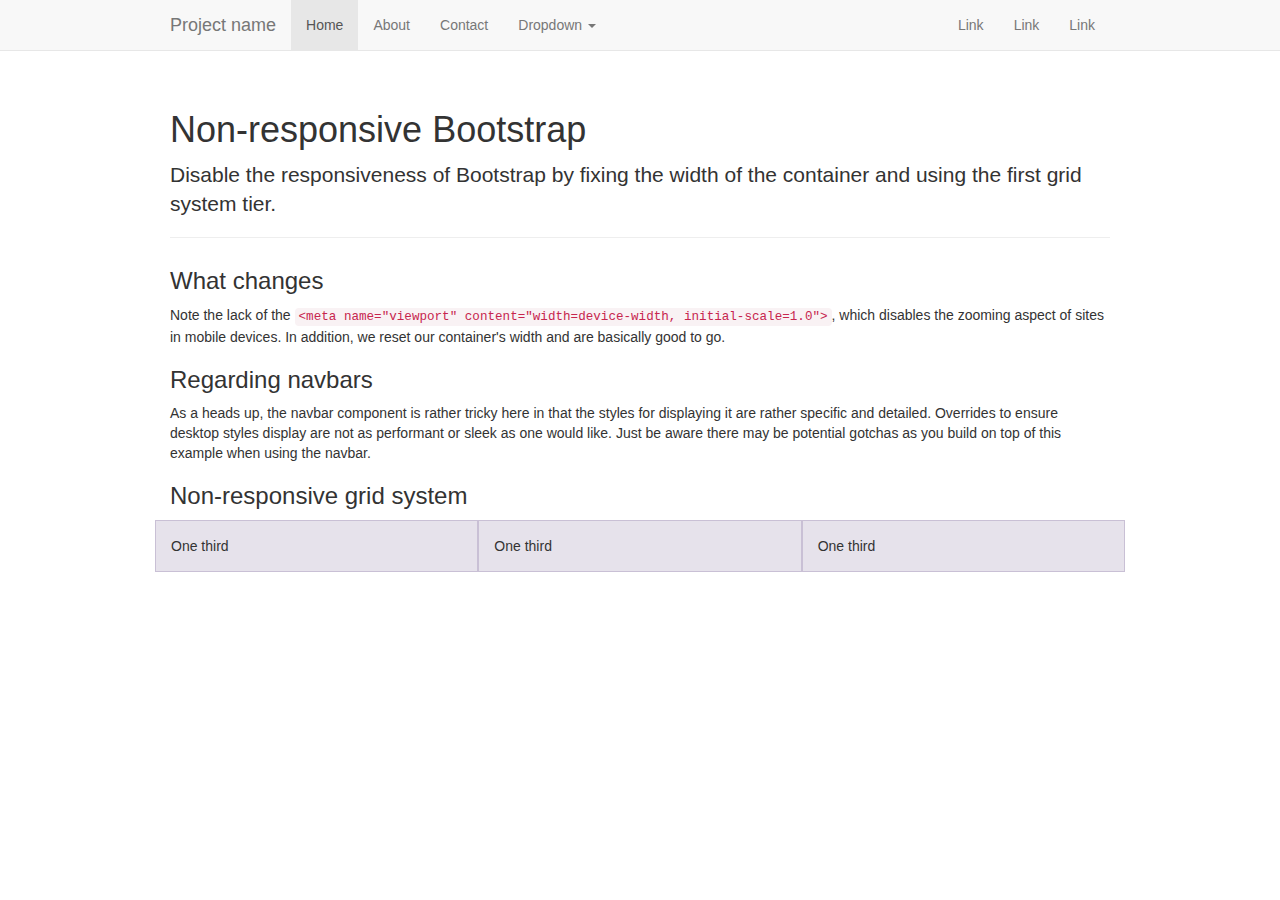
<file: lab4/bootstrap-3.0.0/examples/non-responsive/index.html>
<!DOCTYPE html>
<html lang="en">
  <head>
    <meta charset="utf-8">
    <meta name="description" content="">
    <meta name="author" content="">

    <!-- Note there is no responsive meta tag here -->

    <link rel="shortcut icon" href="../../assets/ico/favicon.png">

    <title>Non-responsive Template for Bootstrap</title>

    <!-- Bootstrap core CSS -->
    <link href="../../dist/css/bootstrap.css" rel="stylesheet">

    <!-- Custom styles for this template -->
    <link href="non-responsive.css" rel="stylesheet">

    <!-- HTML5 shim and Respond.js IE8 support of HTML5 elements and media queries -->
    <!--[if lt IE 9]>
      <script src="../../assets/js/html5shiv.js"></script>
      <script src="../../assets/js/respond.min.js"></script>
    <![endif]-->
  </head>

  <body>

    <!-- Fixed navbar -->
    <div class="navbar navbar-default navbar-fixed-top">
      <div class="container">
        <div class="navbar-header">
          <button type="button" class="navbar-toggle" data-toggle="collapse" data-target=".navbar-collapse">
            <span class="icon-bar"></span>
            <span class="icon-bar"></span>
            <span class="icon-bar"></span>
          </button>
          <a class="navbar-brand" href="#">Project name</a>
        </div>
        <div class="navbar-collapse collapse">
          <ul class="nav navbar-nav">
            <li class="active"><a href="#">Home</a></li>
            <li><a href="#about">About</a></li>
            <li><a href="#contact">Contact</a></li>
            <li class="dropdown">
              <a href="#" class="dropdown-toggle" data-toggle="dropdown">Dropdown <b class="caret"></b></a>
              <ul class="dropdown-menu">
                <li><a href="#">Action</a></li>
                <li><a href="#">Another action</a></li>
                <li><a href="#">Something else here</a></li>
                <li class="divider"></li>
                <li class="dropdown-header">Nav header</li>
                <li><a href="#">Separated link</a></li>
                <li><a href="#">One more separated link</a></li>
              </ul>
            </li>
          </ul>
          <ul class="nav navbar-nav navbar-right">
            <li><a href="#">Link</a></li>
            <li><a href="#">Link</a></li>
            <li><a href="#">Link</a></li>
          </ul>
        </div><!--/.nav-collapse -->
      </div>
    </div>

    <div class="container">

      <div class="page-header">
        <h1>Non-responsive Bootstrap</h1>
        <p class="lead">Disable the responsiveness of Bootstrap by fixing the width of the container and using the first grid system tier.</p>
      </div>

      <h3>What changes</h3>
      <p>Note the lack of the <code>&lt;meta name="viewport" content="width=device-width, initial-scale=1.0"&gt;</code>, which disables the zooming aspect of sites in mobile devices. In addition, we reset our container's width and are basically good to go.</p>

      <h3>Regarding navbars</h3>
      <p>As a heads up, the navbar component is rather tricky here in that the styles for displaying it are rather specific and detailed. Overrides to ensure desktop styles display are not as performant or sleek as one would like. Just be aware there may be potential gotchas as you build on top of this example when using the navbar.</p>

      <h3>Non-responsive grid system</h3>
      <div class="row">
        <div class="col-xs-4">One third</div>
        <div class="col-xs-4">One third</div>
        <div class="col-xs-4">One third</div>
      </div>

    </div> <!-- /container -->


    <!-- Bootstrap core JavaScript
    ================================================== -->
    <!-- Placed at the end of the document so the pages load faster -->
    <script src="../../assets/js/jquery.js"></script>
    <script src="../../dist/js/bootstrap.min.js"></script>
  </body>
</html>
</file>
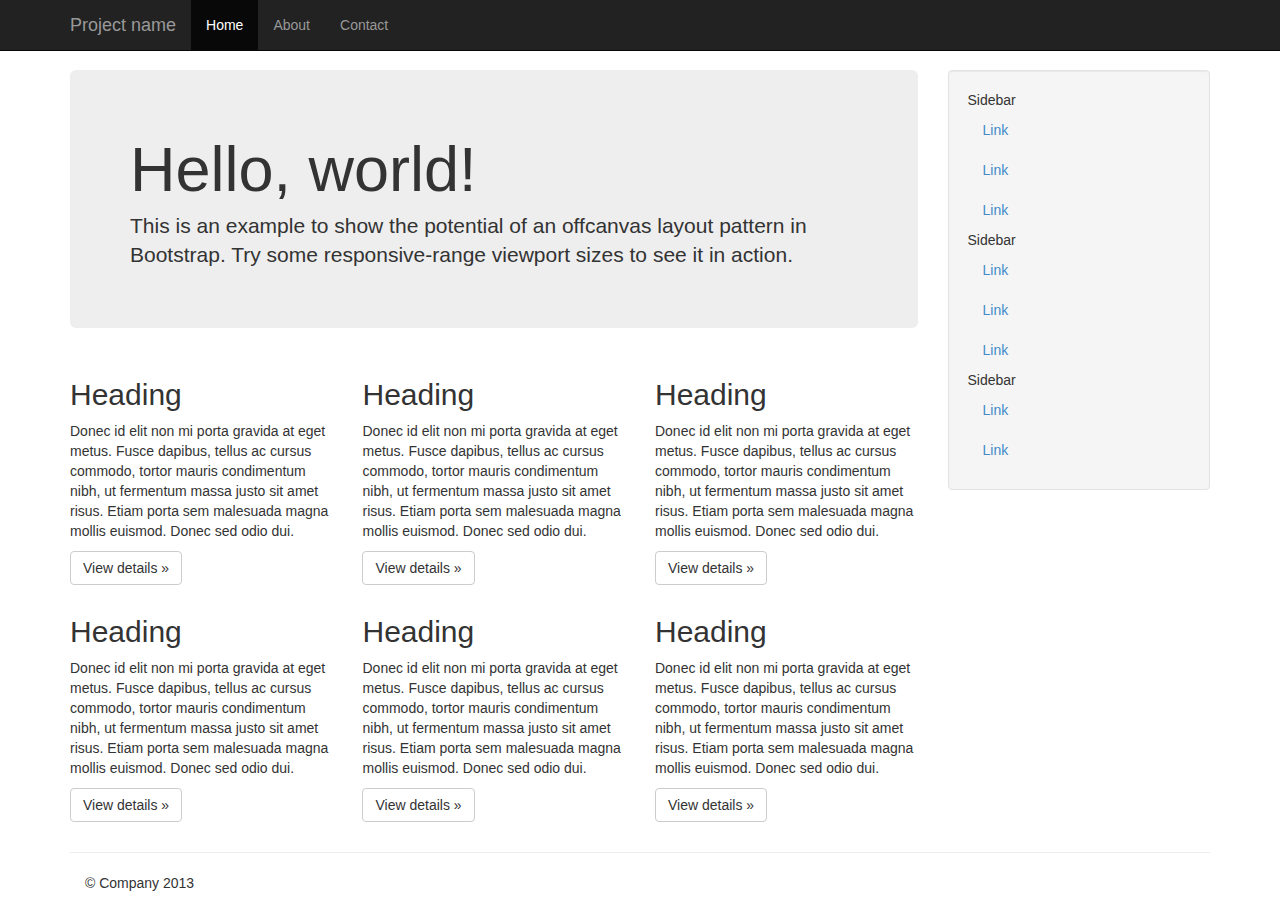
<file: lab4/bootstrap-3.0.0/examples/offcanvas/index.html>
<!DOCTYPE html>
<html lang="en">
  <head>
    <meta charset="utf-8">
    <meta name="viewport" content="width=device-width, initial-scale=1.0">
    <meta name="description" content="">
    <meta name="author" content="">
    <link rel="shortcut icon" href="../../assets/ico/favicon.png">

    <title>Off Canvas Template for Bootstrap</title>

    <!-- Bootstrap core CSS -->
    <link href="../../dist/css/bootstrap.min.css" rel="stylesheet">

    <!-- Custom styles for this template -->
    <link href="offcanvas.css" rel="stylesheet">

    <!-- HTML5 shim and Respond.js IE8 support of HTML5 elements and media queries -->
    <!--[if lt IE 9]>
      <script src="../../assets/js/html5shiv.js"></script>
      <script src="../../assets/js/respond.min.js"></script>
    <![endif]-->
  </head>

  <body>
    <div class="navbar navbar-fixed-top navbar-inverse" role="navigation">
      <div class="container">
        <div class="navbar-header">
          <button type="button" class="navbar-toggle" data-toggle="collapse" data-target=".navbar-collapse">
            <span class="icon-bar"></span>
            <span class="icon-bar"></span>
            <span class="icon-bar"></span>
          </button>
          <a class="navbar-brand" href="#">Project name</a>
        </div>
        <div class="collapse navbar-collapse">
          <ul class="nav navbar-nav">
            <li class="active"><a href="#">Home</a></li>
            <li><a href="#about">About</a></li>
            <li><a href="#contact">Contact</a></li>
          </ul>
        </div><!-- /.nav-collapse -->
      </div><!-- /.container -->
    </div><!-- /.navbar -->

    <div class="container">

      <div class="row row-offcanvas row-offcanvas-right">
        <div class="col-xs-12 col-sm-9">
          <p class="pull-right visible-xs">
            <button type="button" class="btn btn-primary btn-xs" data-toggle="offcanvas">Toggle nav</button>
          </p>
          <div class="jumbotron">
            <h1>Hello, world!</h1>
            <p>This is an example to show the potential of an offcanvas layout pattern in Bootstrap. Try some responsive-range viewport sizes to see it in action.</p>
          </div>
          <div class="row">
            <div class="col-6 col-sm-6 col-lg-4">
              <h2>Heading</h2>
              <p>Donec id elit non mi porta gravida at eget metus. Fusce dapibus, tellus ac cursus commodo, tortor mauris condimentum nibh, ut fermentum massa justo sit amet risus. Etiam porta sem malesuada magna mollis euismod. Donec sed odio dui. </p>
              <p><a class="btn btn-default" href="#">View details &raquo;</a></p>
            </div><!--/span-->
            <div class="col-6 col-sm-6 col-lg-4">
              <h2>Heading</h2>
              <p>Donec id elit non mi porta gravida at eget metus. Fusce dapibus, tellus ac cursus commodo, tortor mauris condimentum nibh, ut fermentum massa justo sit amet risus. Etiam porta sem malesuada magna mollis euismod. Donec sed odio dui. </p>
              <p><a class="btn btn-default" href="#">View details &raquo;</a></p>
            </div><!--/span-->
            <div class="col-6 col-sm-6 col-lg-4">
              <h2>Heading</h2>
              <p>Donec id elit non mi porta gravida at eget metus. Fusce dapibus, tellus ac cursus commodo, tortor mauris condimentum nibh, ut fermentum massa justo sit amet risus. Etiam porta sem malesuada magna mollis euismod. Donec sed odio dui. </p>
              <p><a class="btn btn-default" href="#">View details &raquo;</a></p>
            </div><!--/span-->
            <div class="col-6 col-sm-6 col-lg-4">
              <h2>Heading</h2>
              <p>Donec id elit non mi porta gravida at eget metus. Fusce dapibus, tellus ac cursus commodo, tortor mauris condimentum nibh, ut fermentum massa justo sit amet risus. Etiam porta sem malesuada magna mollis euismod. Donec sed odio dui. </p>
              <p><a class="btn btn-default" href="#">View details &raquo;</a></p>
            </div><!--/span-->
            <div class="col-6 col-sm-6 col-lg-4">
              <h2>Heading</h2>
              <p>Donec id elit non mi porta gravida at eget metus. Fusce dapibus, tellus ac cursus commodo, tortor mauris condimentum nibh, ut fermentum massa justo sit amet risus. Etiam porta sem malesuada magna mollis euismod. Donec sed odio dui. </p>
              <p><a class="btn btn-default" href="#">View details &raquo;</a></p>
            </div><!--/span-->
            <div class="col-6 col-sm-6 col-lg-4">
              <h2>Heading</h2>
              <p>Donec id elit non mi porta gravida at eget metus. Fusce dapibus, tellus ac cursus commodo, tortor mauris condimentum nibh, ut fermentum massa justo sit amet risus. Etiam porta sem malesuada magna mollis euismod. Donec sed odio dui. </p>
              <p><a class="btn btn-default" href="#">View details &raquo;</a></p>
            </div><!--/span-->
          </div><!--/row-->
        </div><!--/span-->

        <div class="col-xs-6 col-sm-3 sidebar-offcanvas" id="sidebar" role="navigation">
          <div class="well sidebar-nav">
            <ul class="nav">
              <li>Sidebar</li>
              <li class="active"><a href="#">Link</a></li>
              <li><a href="#">Link</a></li>
              <li><a href="#">Link</a></li>
              <li>Sidebar</li>
              <li><a href="#">Link</a></li>
              <li><a href="#">Link</a></li>
              <li><a href="#">Link</a></li>
              <li>Sidebar</li>
              <li><a href="#">Link</a></li>
              <li><a href="#">Link</a></li>
            </ul>
          </div><!--/.well -->
        </div><!--/span-->
      </div><!--/row-->

      <hr>

      <footer>
        <p>&copy; Company 2013</p>
      </footer>

    </div><!--/.container-->



    <!-- Bootstrap core JavaScript
    ================================================== -->
    <!-- Placed at the end of the document so the pages load faster -->
    <script src="../../assets/js/jquery.js"></script>
    <script src="../../dist/js/bootstrap.min.js"></script>
    <script src="offcanvas.js"></script>
  </body>
</html>
</file>
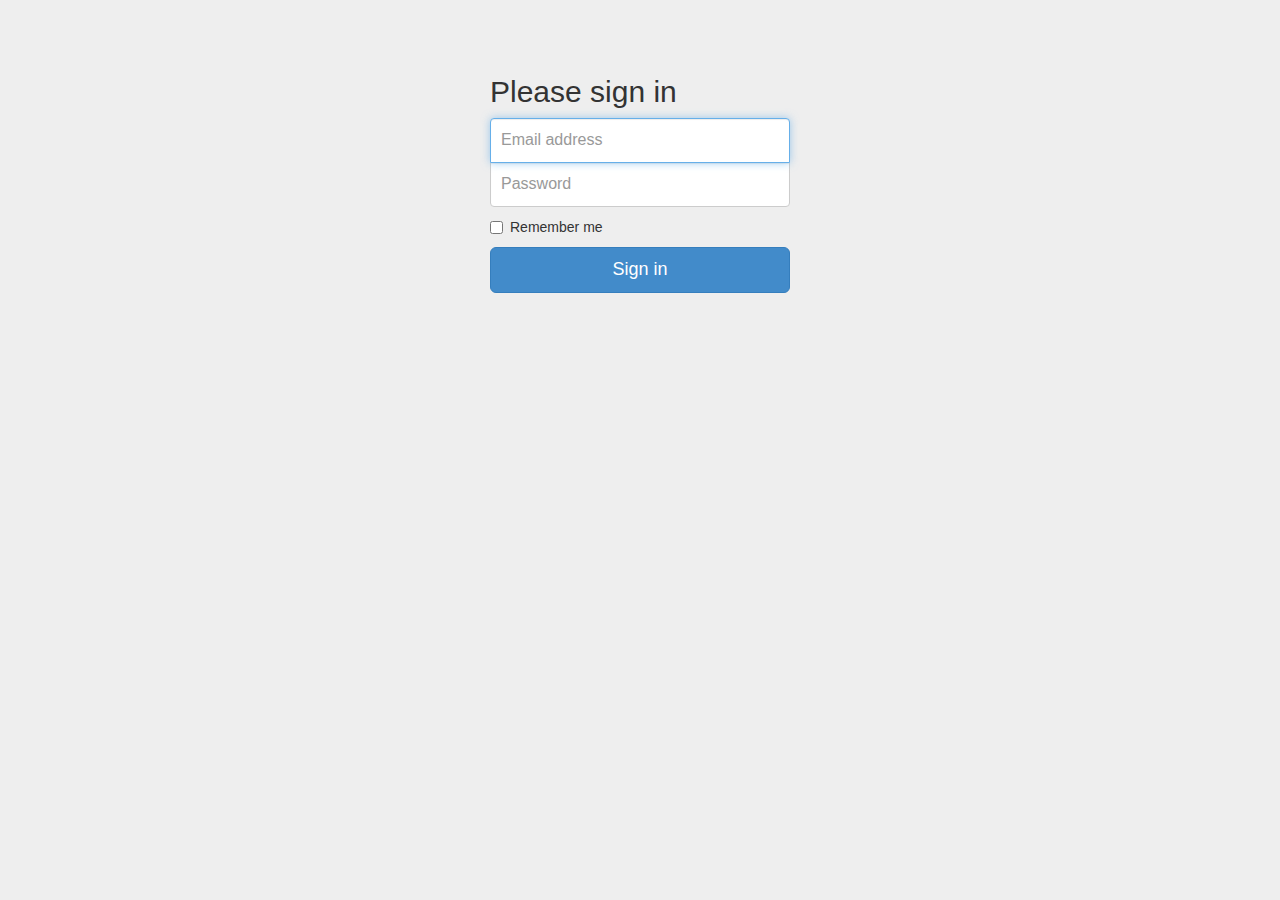
<file: lab4/bootstrap-3.0.0/examples/signin/index.html>
<!DOCTYPE html>
<html lang="en">
  <head>
    <meta charset="utf-8">
    <meta name="viewport" content="width=device-width, initial-scale=1.0">
    <meta name="description" content="">
    <meta name="author" content="">
    <link rel="shortcut icon" href="../../assets/ico/favicon.png">

    <title>Signin Template for Bootstrap</title>

    <!-- Bootstrap core CSS -->
    <link href="../../dist/css/bootstrap.css" rel="stylesheet">

    <!-- Custom styles for this template -->
    <link href="signin.css" rel="stylesheet">

    <!-- HTML5 shim and Respond.js IE8 support of HTML5 elements and media queries -->
    <!--[if lt IE 9]>
      <script src="../../assets/js/html5shiv.js"></script>
      <script src="../../assets/js/respond.min.js"></script>
    <![endif]-->
  </head>

  <body>

    <div class="container">

      <form class="form-signin">
        <h2 class="form-signin-heading">Please sign in</h2>
        <input type="text" class="form-control" placeholder="Email address" autofocus>
        <input type="password" class="form-control" placeholder="Password">
        <label class="checkbox">
          <input type="checkbox" value="remember-me"> Remember me
        </label>
        <button class="btn btn-lg btn-primary btn-block" type="submit">Sign in</button>
      </form>

    </div> <!-- /container -->


    <!-- Bootstrap core JavaScript
    ================================================== -->
    <!-- Placed at the end of the document so the pages load faster -->
  </body>
</html>
</file>
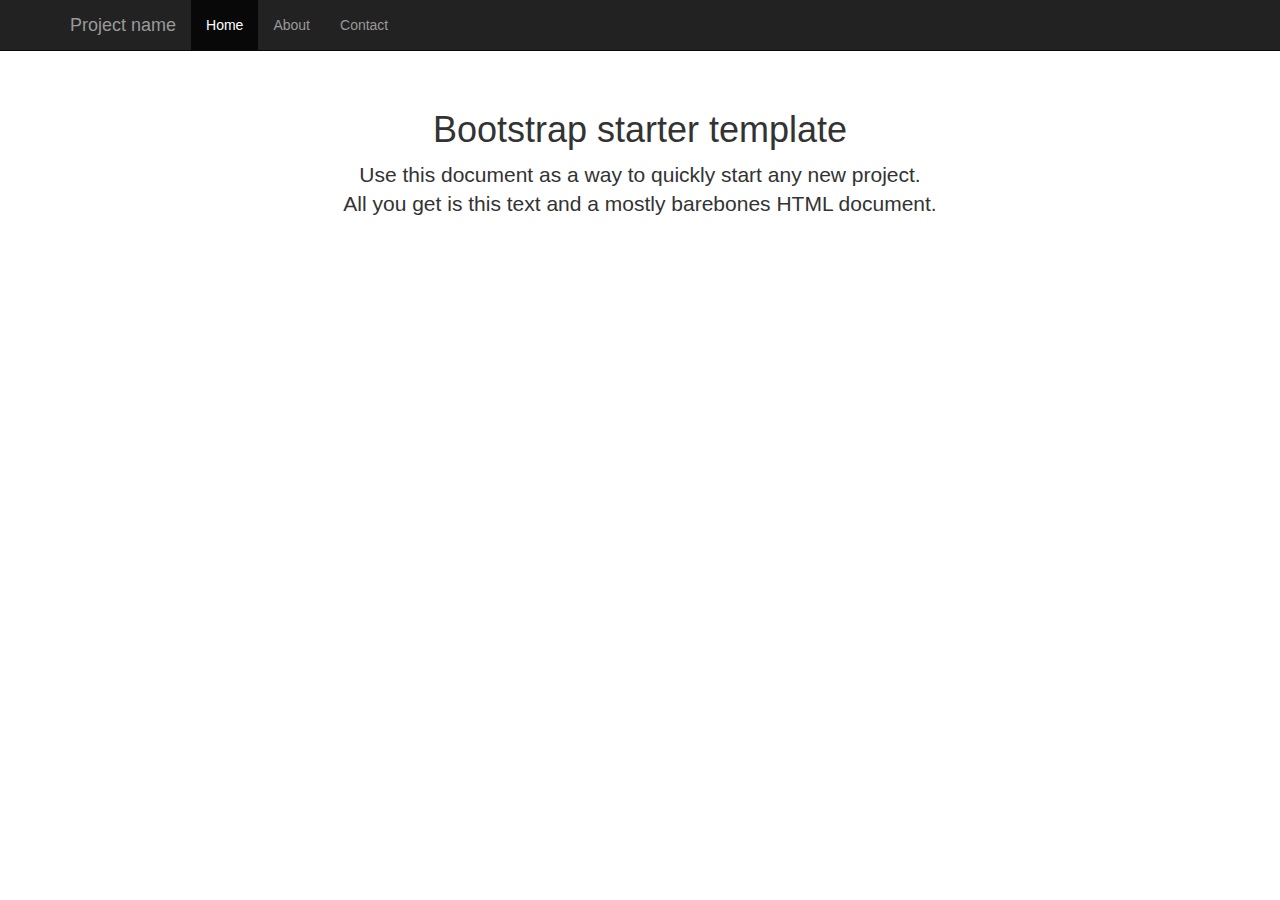
<file: lab4/bootstrap-3.0.0/examples/starter-template/index.html>
<!DOCTYPE html>
<html lang="en">
  <head>
    <meta charset="utf-8">
    <meta name="viewport" content="width=device-width, initial-scale=1.0">
    <meta name="description" content="">
    <meta name="author" content="">
    <link rel="shortcut icon" href="../../assets/ico/favicon.png">

    <title>Starter Template for Bootstrap</title>

    <!-- Bootstrap core CSS -->
    <link href="../../dist/css/bootstrap.css" rel="stylesheet">

    <!-- Custom styles for this template -->
    <link href="starter-template.css" rel="stylesheet">

    <!-- HTML5 shim and Respond.js IE8 support of HTML5 elements and media queries -->
    <!--[if lt IE 9]>
      <script src="../../assets/js/html5shiv.js"></script>
      <script src="../../assets/js/respond.min.js"></script>
    <![endif]-->
  </head>

  <body>

    <div class="navbar navbar-inverse navbar-fixed-top">
      <div class="container">
        <div class="navbar-header">
          <button type="button" class="navbar-toggle" data-toggle="collapse" data-target=".navbar-collapse">
            <span class="icon-bar"></span>
            <span class="icon-bar"></span>
            <span class="icon-bar"></span>
          </button>
          <a class="navbar-brand" href="#">Project name</a>
        </div>
        <div class="collapse navbar-collapse">
          <ul class="nav navbar-nav">
            <li class="active"><a href="#">Home</a></li>
            <li><a href="#about">About</a></li>
            <li><a href="#contact">Contact</a></li>
          </ul>
        </div><!--/.nav-collapse -->
      </div>
    </div>

    <div class="container">

      <div class="starter-template">
        <h1>Bootstrap starter template</h1>
        <p class="lead">Use this document as a way to quickly start any new project.<br> All you get is this text and a mostly barebones HTML document.</p>
      </div>

    </div><!-- /.container -->


    <!-- Bootstrap core JavaScript
    ================================================== -->
    <!-- Placed at the end of the document so the pages load faster -->
    <script src="../../assets/js/jquery.js"></script>
    <script src="../../dist/js/bootstrap.min.js"></script>
  </body>
</html>
</file>
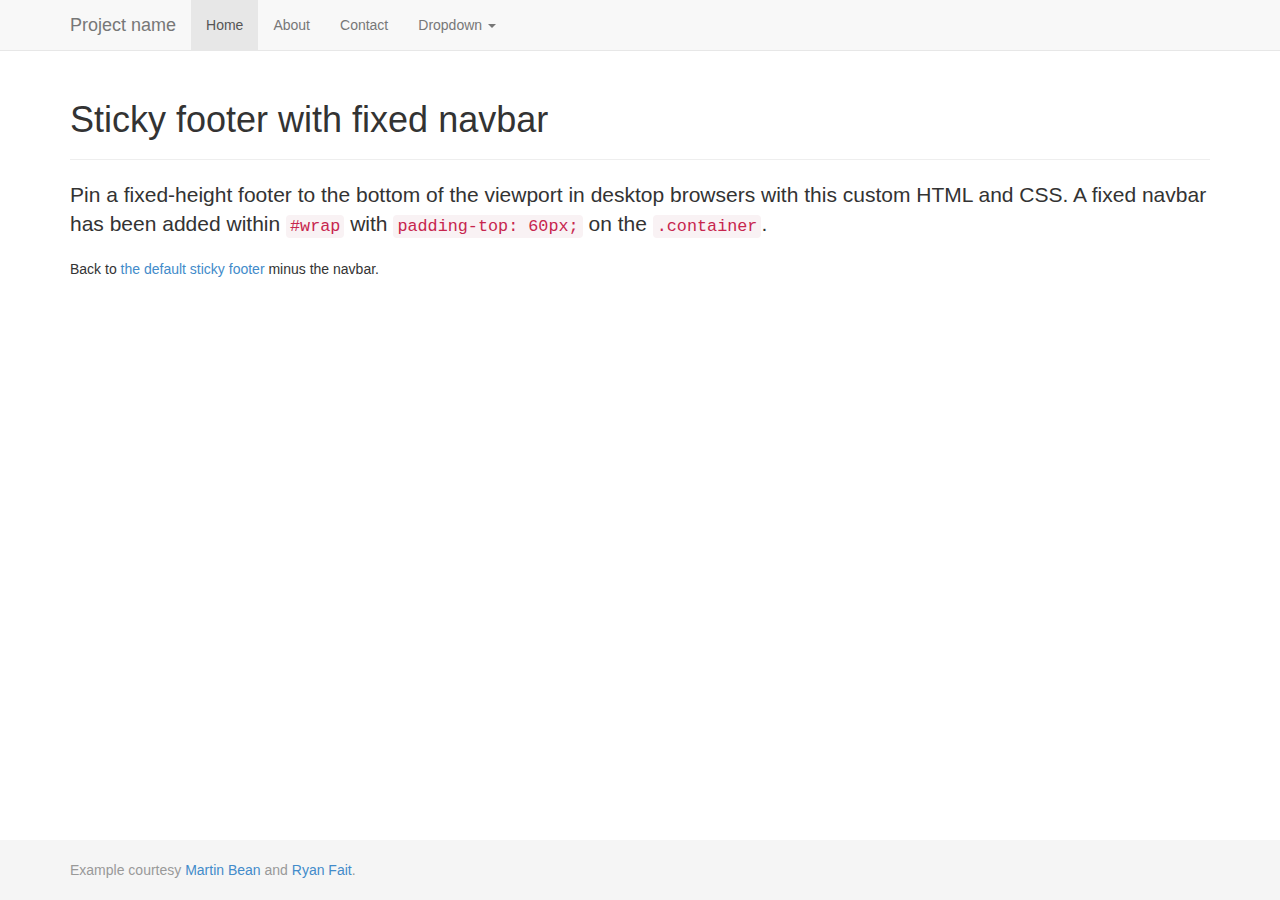
<file: lab4/bootstrap-3.0.0/examples/sticky-footer-navbar/index.html>
<!DOCTYPE html>
<html lang="en">
  <head>
    <meta charset="utf-8">
    <meta name="viewport" content="width=device-width, initial-scale=1.0">
    <meta name="description" content="">
    <meta name="author" content="">
    <link rel="shortcut icon" href="../../assets/ico/favicon.png">

    <title>Sticky Footer Navbar Template for Bootstrap</title>

    <!-- Bootstrap core CSS -->
    <link href="../../dist/css/bootstrap.css" rel="stylesheet">

    <!-- Custom styles for this template -->
    <link href="sticky-footer-navbar.css" rel="stylesheet">

    <!-- HTML5 shim and Respond.js IE8 support of HTML5 elements and media queries -->
    <!--[if lt IE 9]>
      <script src="../../assets/js/html5shiv.js"></script>
      <script src="../../assets/js/respond.min.js"></script>
    <![endif]-->
  </head>

  <body>

    <!-- Wrap all page content here -->
    <div id="wrap">

      <!-- Fixed navbar -->
      <div class="navbar navbar-default navbar-fixed-top">
        <div class="container">
          <div class="navbar-header">
            <button type="button" class="navbar-toggle" data-toggle="collapse" data-target=".navbar-collapse">
              <span class="icon-bar"></span>
              <span class="icon-bar"></span>
              <span class="icon-bar"></span>
            </button>
            <a class="navbar-brand" href="#">Project name</a>
          </div>
          <div class="collapse navbar-collapse">
            <ul class="nav navbar-nav">
              <li class="active"><a href="#">Home</a></li>
              <li><a href="#about">About</a></li>
              <li><a href="#contact">Contact</a></li>
              <li class="dropdown">
                <a href="#" class="dropdown-toggle" data-toggle="dropdown">Dropdown <b class="caret"></b></a>
                <ul class="dropdown-menu">
                  <li><a href="#">Action</a></li>
                  <li><a href="#">Another action</a></li>
                  <li><a href="#">Something else here</a></li>
                  <li class="divider"></li>
                  <li class="dropdown-header">Nav header</li>
                  <li><a href="#">Separated link</a></li>
                  <li><a href="#">One more separated link</a></li>
                </ul>
              </li>
            </ul>
          </div><!--/.nav-collapse -->
        </div>
      </div>

      <!-- Begin page content -->
      <div class="container">
        <div class="page-header">
          <h1>Sticky footer with fixed navbar</h1>
        </div>
        <p class="lead">Pin a fixed-height footer to the bottom of the viewport in desktop browsers with this custom HTML and CSS. A fixed navbar has been added within <code>#wrap</code> with <code>padding-top: 60px;</code> on the <code>.container</code>.</p>
        <p>Back to <a href="../sticky-footer">the default sticky footer</a> minus the navbar.</p>
      </div>
    </div>

    <div id="footer">
      <div class="container">
        <p class="text-muted credit">Example courtesy <a href="http://martinbean.co.uk">Martin Bean</a> and <a href="http://ryanfait.com/sticky-footer/">Ryan Fait</a>.</p>
      </div>
    </div>


    <!-- Bootstrap core JavaScript
    ================================================== -->
    <!-- Placed at the end of the document so the pages load faster -->
    <script src="../../assets/js/jquery.js"></script>
    <script src="../../dist/js/bootstrap.min.js"></script>
  </body>
</html>
</file>
<file: index.css>
ul {
    margin: 10px 0 10px 0;
    padding:0 0 0 2em;
}


body {
    font-family: Arial, Helvetica, sans-serif;
    margin: 0;
    background-color: #1b2838;
    color: #acb2b8;
    scroll:auto;
}

header {
    color: #b8b6b4;
    height: 10%;
    background-color: #171a21;
    display: flex;
    text-align: center;
}

nav {
    margin: auto 3em;
}

li {
    display: inline-block;
    line-height: 20px
}

nav li {
    padding: 0 1em;
}

nav ul {
    margin: 16px 0 16px 0;
    padding: 0px 40px 0px 40px;
}

a {
    color: #b8b6b4;
    text-decoration:none;
}

a:hover{
    color: #87bff2;
}

nav li a {
    color: #b8b6b4;
}

aside {
    float:right;
    list-style-type: disc;
    margin: 1% 5%;
    width: 30%;
    background-color: #171a21;
}

aside a {
    color: white;
}

aside img{
    padding: 0;
    width: 100%;
}
aside ul {
    padding: 0;
    width: 100%;
    margin: 16px 0 16px 0 ;
}

aside li {
    display: block;
    text-align: center;
    padding: 0.2em 0;
}

.title, h2 {
    color: #ebebeb;
}

h2{
    font-size: x-large;
    font-weight: bold;
    margin:19.92px 0 19.92px 0;
    height: 32px;
    line-height: 32px;
}

.title {
    margin: 1em 5%;
    display: inline;
    display: flex;
    text-align: center;
}

.title img {
    border: #b8b6b4 solid 2px;
}

.title div {
    display: inline;
    padding-left: 1em;
    margin: auto 0;
    font-size: x-large;
    font-weight: bold;
}

.title span {
    font-weight: normal;
    font-size: small;
}

.title .symbol {
    color: #b8b6b4;
    font-size: large;
}

.title .bigsubtitle{
    font-size: x-large;
    font-weight: bold;

}

section {
    margin: 0 5%;
}

section blockquote {
    margin: 0;
    width: 60%;
    font-size: small;
    background-color: #171a21;
    padding: 0.7em;
    color: #b8b6b4;
    border-top: 1px solid rgba(85, 125, 171, 0.6);
    line-height: 16.8px;
}

p {
    margin: 16px 0 16px 0;
    padding: 0;
    color: #b8b6b4;
    line-height: 20px;
}

small {
    margin: 0;
    padding: 0;
    color: #b8b6b4;
    font-size: smaller;
}

hr {
    width: 90%;
    margin: 0 5%;
    border-width:0;
    height: 1px;
    color:rgba(85, 125, 171, 0.6);
    background-color:rgba(85, 125, 171, 0.6);
}

.value ul {
    display: inline-block;
    margin: 13px 0 13px 0;
    padding: 0 0 0 40px;
}

.value {
    color: #b8b6b4;
    font-size: small;
}

.value li {
    padding: 0.2em 0.6em;
    background-color: rgba(85, 125, 171, 0.6);
    border-radius: 3px;
}

h3 {
    color: #ebebeb;
    font-size: large;
    font-weight: bold;
    margin:18.7px 0 18.7px 0;
}

font{
    margin: 2px;
}
h4 {
    font-weight: normal;
    color: #ebebeb;
    margin: 0;
}

h4 small {
    color: #56707f;
}

.comment{
    margin: 16px 0 16px 0 ;
    padding: 0px 0px 0px 40px;
}
.comment li {
    display: block;
    margin: 1.5em 0;
}


.active {
    color:#87bff2;
}

h1 {
    margin: 0.5em 2.5em;
}

input, textarea {
    padding: 0.5em;
    margin: 0.5em 0;
    width: 35%;
    background-color: #171a21;
    border: #56707f solid 1px;
    border-radius: 3px;
    color: #acb2b8
}

select {
    background-color: #171a21;
    border: #56707f solid 1px;
    color: #acb2b8
}

input[type="checkbox"], input[type="radio"] {
    width: 2em;
}

input[type="button"],input[type="submit"]  {
    background-color: #56707f;
    border: #171a21 solid 1px;
    width: 4em;
}

input[type="button"],input[type="submit"],input[type="checkbox"], input[type="radio"], select:hover {
    cursor: pointer;
}

textarea {
    height: 15em;
}
</file>
<file: lab4/bootstrap-3.0.0/examples/grid/grid.css>
.container {
  padding-left: 15px;
  padding-right: 15px;
}

h4 {
  margin-top: 25px;
}
.row {
  margin-bottom: 20px;
}
.row .row {
  margin-top: 10px;
  margin-bottom: 0;
}
[class*="col-"] {
  padding-top: 15px;
  padding-bottom: 15px;
  background-color: #eee;
  border: 1px solid #ddd;
  background-color: rgba(86,61,124,.15);
  border: 1px solid rgba(86,61,124,.2);
}

hr {
  margin-top: 40px;
  margin-bottom: 40px;
}
</file>
<file: lab4/bootstrap-3.0.0/examples/jumbotron-narrow/jumbotron-narrow.css>
/* Space out content a bit */
body {
  padding-top: 20px;
  padding-bottom: 20px;
}

/* Everything but the jumbotron gets side spacing for mobile first views */
.header,
.marketing,
.footer {
  padding-left: 15px;
  padding-right: 15px;
}

/* Custom page header */
.header {
  border-bottom: 1px solid #e5e5e5;
}
/* Make the masthead heading the same height as the navigation */
.header h3 {
  margin-top: 0;
  margin-bottom: 0;
  line-height: 40px;
  padding-bottom: 19px;
}

/* Custom page footer */
.footer {
  padding-top: 19px;
  color: #777;
  border-top: 1px solid #e5e5e5;
}

/* Customize container */
@media (min-width: 768px) {
  .container {
    max-width: 730px;
  }
}
.container-narrow > hr {
  margin: 30px 0;
}

/* Main marketing message and sign up button */
.jumbotron {
  text-align: center;
  border-bottom: 1px solid #e5e5e5;
}
.jumbotron .btn {
  font-size: 21px;
  padding: 14px 24px;
}

/* Supporting marketing content */
.marketing {
  margin: 40px 0;
}
.marketing p + h4 {
  margin-top: 28px;
}

/* Responsive: Portrait tablets and up */
@media screen and (min-width: 768px) {
  /* Remove the padding we set earlier */
  .header,
  .marketing,
  .footer {
    padding-left: 0;
    padding-right: 0;
  }
  /* Space out the masthead */
  .header {
    margin-bottom: 30px;
  }
  /* Remove the bottom border on the jumbotron for visual effect */
  .jumbotron {
    border-bottom: 0;
  }
}
</file>
<file: lab4/bootstrap-3.0.0/examples/jumbotron/jumbotron.css>
/* Move down content because we have a fixed navbar that is 50px tall */
body {
  padding-top: 50px;
  padding-bottom: 20px;
}
</file>
<file: lab4/bootstrap-3.0.0/examples/justified-nav/justified-nav.css>
body {
  padding-top: 20px;
}

.footer {
  border-top: 1px solid #eee;
  margin-top: 40px;
  padding-top: 40px;
  padding-bottom: 40px;
}

/* Main marketing message and sign up button */
.jumbotron {
  text-align: center;
  background-color: transparent;
}
.jumbotron .btn {
  font-size: 21px;
  padding: 14px 24px;
}

/* Customize the nav-justified links to be fill the entire space of the .navbar */

.nav-justified {
  background-color: #eee;
  border-radius: 5px;
  border: 1px solid #ccc;
}
.nav-justified > li > a {
  padding-top: 15px;
  padding-bottom: 15px;
  color: #777;
  font-weight: bold;
  text-align: center;
  border-bottom: 1px solid #d5d5d5;
  background-color: #e5e5e5; /* Old browsers */
  background-repeat: repeat-x; /* Repeat the gradient */
  background-image: -moz-linear-gradient(top, #f5f5f5 0%, #e5e5e5 100%); /* FF3.6+ */
  background-image: -webkit-gradient(linear, left top, left bottom, color-stop(0%,#f5f5f5), color-stop(100%,#e5e5e5)); /* Chrome,Safari4+ */
  background-image: -webkit-linear-gradient(top, #f5f5f5 0%,#e5e5e5 100%); /* Chrome 10+,Safari 5.1+ */
  background-image: -ms-linear-gradient(top, #f5f5f5 0%,#e5e5e5 100%); /* IE10+ */
  background-image: -o-linear-gradient(top, #f5f5f5 0%,#e5e5e5 100%); /* Opera 11.10+ */
  filter: progid:DXImageTransform.Microsoft.gradient( startColorstr='#f5f5f5', endColorstr='#e5e5e5',GradientType=0 ); /* IE6-9 */
  background-image: linear-gradient(top, #f5f5f5 0%,#e5e5e5 100%); /* W3C */
}
.nav-justified > .active > a,
.nav-justified > .active > a:hover,
.nav-justified > .active > a:focus {
  background-color: #ddd;
  background-image: none;
  box-shadow: inset 0 3px 7px rgba(0,0,0,.15);
}
.nav-justified > li:first-child > a {
  border-radius: 5px 5px 0 0;
}
.nav-justified > li:last-child > a {
  border-bottom: 0;
  border-radius: 0 0 5px 5px;
}

@media (min-width: 768px) {
  .nav-justified {
    max-height: 52px;
  }
  .nav-justified > li > a {
    border-left: 1px solid #fff;
    border-right: 1px solid #d5d5d5;
  }
  .nav-justified > li:first-child > a {
    border-left: 0;
    border-radius: 5px 0 0 5px;
  }
  .nav-justified > li:last-child > a {
    border-radius: 0 5px 5px 0;
    border-right: 0;
  }
}

/* Responsive: Portrait tablets and up */
@media screen and (min-width: 768px) {
  /* Remove the padding we set earlier */
  .masthead,
  .marketing,
  .footer {
    padding-left: 0;
    padding-right: 0;
  }
}
</file>
<file: lab4/bootstrap-3.0.0/examples/navbar-fixed-top/navbar-fixed-top.css>
body {
  min-height: 2000px;
  padding-top: 70px;
}
</file>
<file: lab4/bootstrap-3.0.0/examples/navbar-static-top/navbar-static-top.css>
body {
  min-height: 2000px;
}

.navbar-static-top {
  margin-bottom: 19px;
}
</file>
<file: lab4/bootstrap-3.0.0/examples/navbar/navbar.css>
body {
padding: 30px;
}

.navbar {
margin-bottom: 30px;
}
</file>
<file: lab4/bootstrap-3.0.0/examples/non-responsive/non-responsive.css>
/* Template-specific stuff
 *
 * Customizations just for the template—these are not necessary for anything
 * with disabling the responsiveness.
 */

/* Account for fixed navbar */
body {
  padding-top: 70px;
  padding-bottom: 30px;
}

/* Finesse the page header spacing */
.page-header {
  margin-bottom: 30px;
}
.page-header .lead {
  margin-bottom: 10px;
}


/* Non-responsive overrides
 *
 * Utilitze the following CSS to disable the responsive-ness of the container,
 * grid system, and navbar.
 */

/* Reset the container */
.container {
  max-width: none !important;
  width: 970px;
}

/* Demonstrate the grids */
.col-xs-4 {
  padding-top: 15px;
  padding-bottom: 15px;
  background-color: #eee;
  border: 1px solid #ddd;
  background-color: rgba(86,61,124,.15);
  border: 1px solid rgba(86,61,124,.2);
}

.container .navbar-header,
.container .navbar-collapse {
  margin-right: 0;
  margin-left: 0;
}

/* Always float the navbar header */
.navbar-header {
  float: left;
}

/* Undo the collapsing navbar */
.navbar-collapse {
  display: block !important;
  height: auto !important;
  padding-bottom: 0;
  overflow: visible !important;
}

.navbar-toggle {
  display: none;
}

.navbar-brand {
  margin-left: -15px;
}

/* Always apply the floated nav */
.navbar-nav {
  float: left;
  margin: 0;
}
.navbar-nav > li {
  float: left;
}
.navbar-nav > li > a {
  padding: 15px;
}

/* Redeclare since we override the float above */
.navbar-nav.navbar-right {
  float: right;
}

/* Undo custom dropdowns */
.navbar .open .dropdown-menu {
  position: absolute;
  float: left;
  background-color: #fff;
  border: 1px solid #cccccc;
  border: 1px solid rgba(0, 0, 0, 0.15);
  border-width: 0 1px 1px;
  border-radius: 0 0 4px 4px;
  -webkit-box-shadow: 0 6px 12px rgba(0, 0, 0, 0.175);
          box-shadow: 0 6px 12px rgba(0, 0, 0, 0.175);
}
.navbar .open .dropdown-menu > li > a {
  color: #333;
}
.navbar .open .dropdown-menu > li > a:hover,
.navbar .open .dropdown-menu > li > a:focus,
.navbar .open .dropdown-menu > .active > a,
.navbar .open .dropdown-menu > .active > a:hover,
.navbar .open .dropdown-menu > .active > a:focus {
  color: #fff !important;
  background-color: #428bca !important;
}
.navbar .open .dropdown-menu > .disabled > a,
.navbar .open .dropdown-menu > .disabled > a:hover,
.navbar .open .dropdown-menu > .disabled > a:focus {
  color: #999 !important;
  background-color: transparent !important;
}
</file>
<file: lab4/bootstrap-3.0.0/examples/offcanvas/offcanvas.css>
/*
 * Style twaks
 * --------------------------------------------------
 */
body {
  padding-top: 70px;
}
footer {
  padding-left: 15px;
  padding-right: 15px;
}

/*
 * Off Canvas
 * --------------------------------------------------
 */
@media screen and (max-width: 768px) {
  .row-offcanvas {
    position: relative;
    -webkit-transition: all 0.25s ease-out;
    -moz-transition: all 0.25s ease-out;
    transition: all 0.25s ease-out;
  }

  .row-offcanvas-right
  .sidebar-offcanvas {
    right: -50%; /* 6 columns */
  }

  .row-offcanvas-left
  .sidebar-offcanvas {
    left: -50%; /* 6 columns */
  }

  .row-offcanvas-right.active {
    right: 50%; /* 6 columns */
  }

  .row-offcanvas-left.active {
    left: 50%; /* 6 columns */
  }

  .sidebar-offcanvas {
    position: absolute;
    top: 0;
    width: 50%; /* 6 columns */
  }
}
</file>
<file: lab4/bootstrap-3.0.0/examples/signin/signin.css>
body {
  padding-top: 40px;
  padding-bottom: 40px;
  background-color: #eee;
}

.form-signin {
  max-width: 330px;
  padding: 15px;
  margin: 0 auto;
}
.form-signin .form-signin-heading,
.form-signin .checkbox {
  margin-bottom: 10px;
}
.form-signin .checkbox {
  font-weight: normal;
}
.form-signin .form-control {
  position: relative;
  font-size: 16px;
  height: auto;
  padding: 10px;
  -webkit-box-sizing: border-box;
     -moz-box-sizing: border-box;
          box-sizing: border-box;
}
.form-signin .form-control:focus {
  z-index: 2;
}
.form-signin input[type="text"] {
  margin-bottom: -1px;
  border-bottom-left-radius: 0;
  border-bottom-right-radius: 0;
}
.form-signin input[type="password"] {
  margin-bottom: 10px;
  border-top-left-radius: 0;
  border-top-right-radius: 0;
}
</file>
<file: lab4/bootstrap-3.0.0/examples/starter-template/starter-template.css>
body {
  padding-top: 50px;
}
.starter-template {
  padding: 40px 15px;
  text-align: center;
}
</file>
<file: lab4/bootstrap-3.0.0/examples/sticky-footer-navbar/sticky-footer-navbar.css>
/* Sticky footer styles
-------------------------------------------------- */

html,
body {
  height: 100%;
  /* The html and body elements cannot have any padding or margin. */
}

/* Wrapper for page content to push down footer */
#wrap {
  min-height: 100%;
  height: auto !important;
  height: 100%;
  /* Negative indent footer by its height */
  margin: 0 auto -60px;
  /* Pad bottom by footer height */
  padding: 0 0 60px;
}

/* Set the fixed height of the footer here */
#footer {
  height: 60px;
  background-color: #f5f5f5;
}


/* Custom page CSS
-------------------------------------------------- */
/* Not required for template or sticky footer method. */

#wrap > .container {
  padding: 60px 15px 0;
}
.container .credit {
  margin: 20px 0;
}

#footer > .container {
  padding-left: 15px;
  padding-right: 15px;
}

code {
  font-size: 80%;
}
</file>
